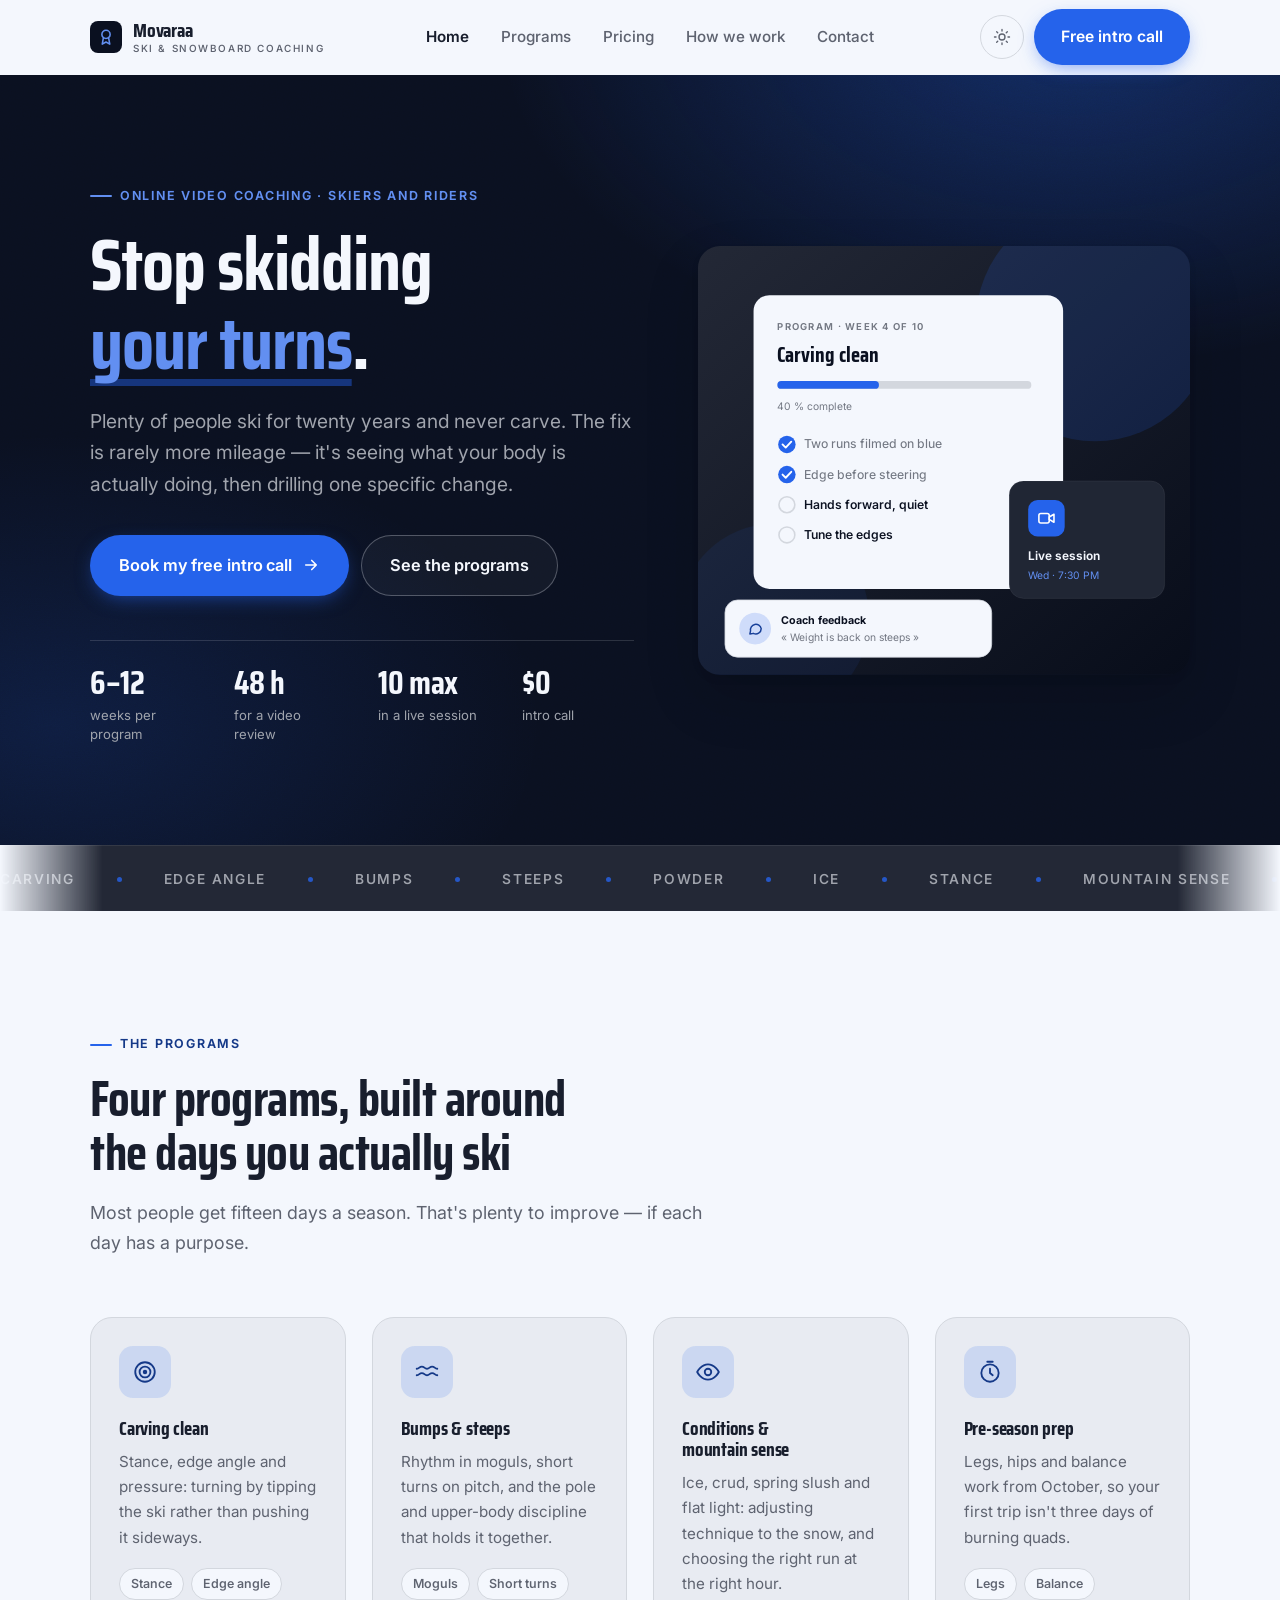
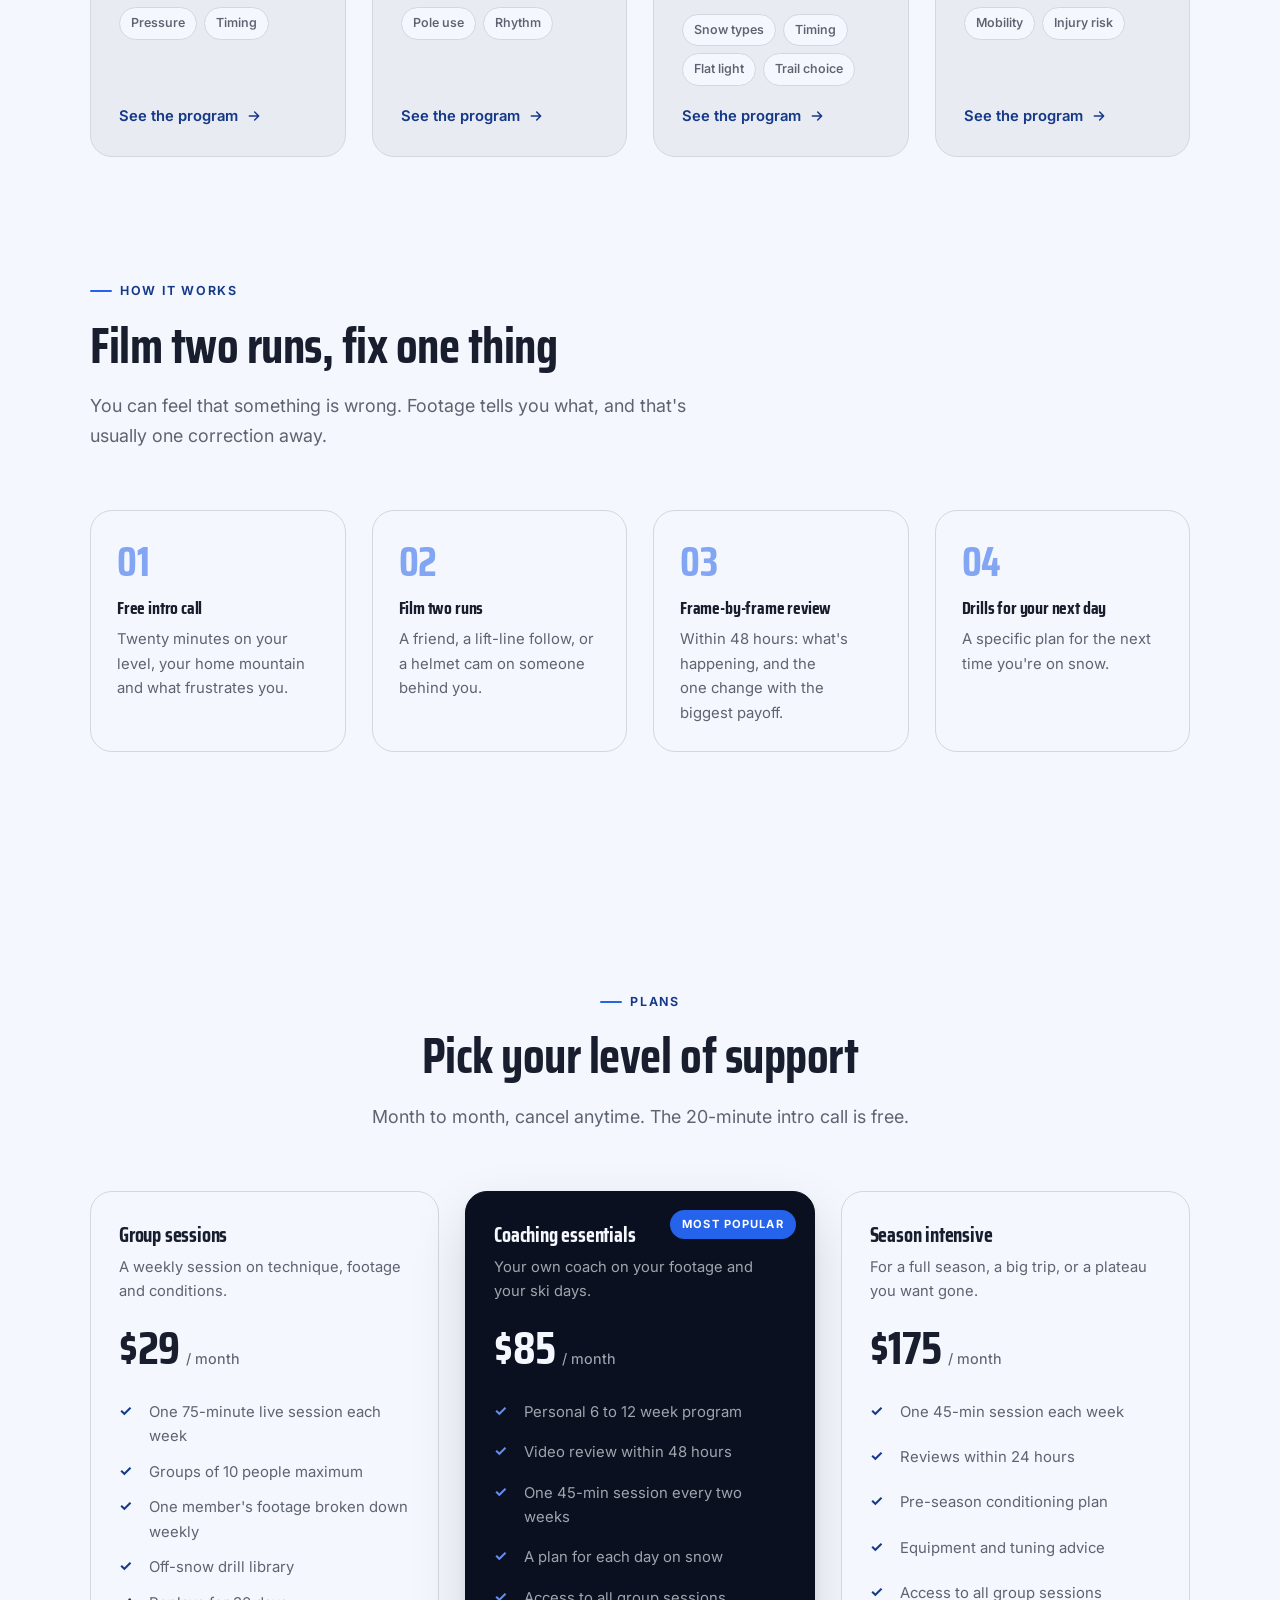
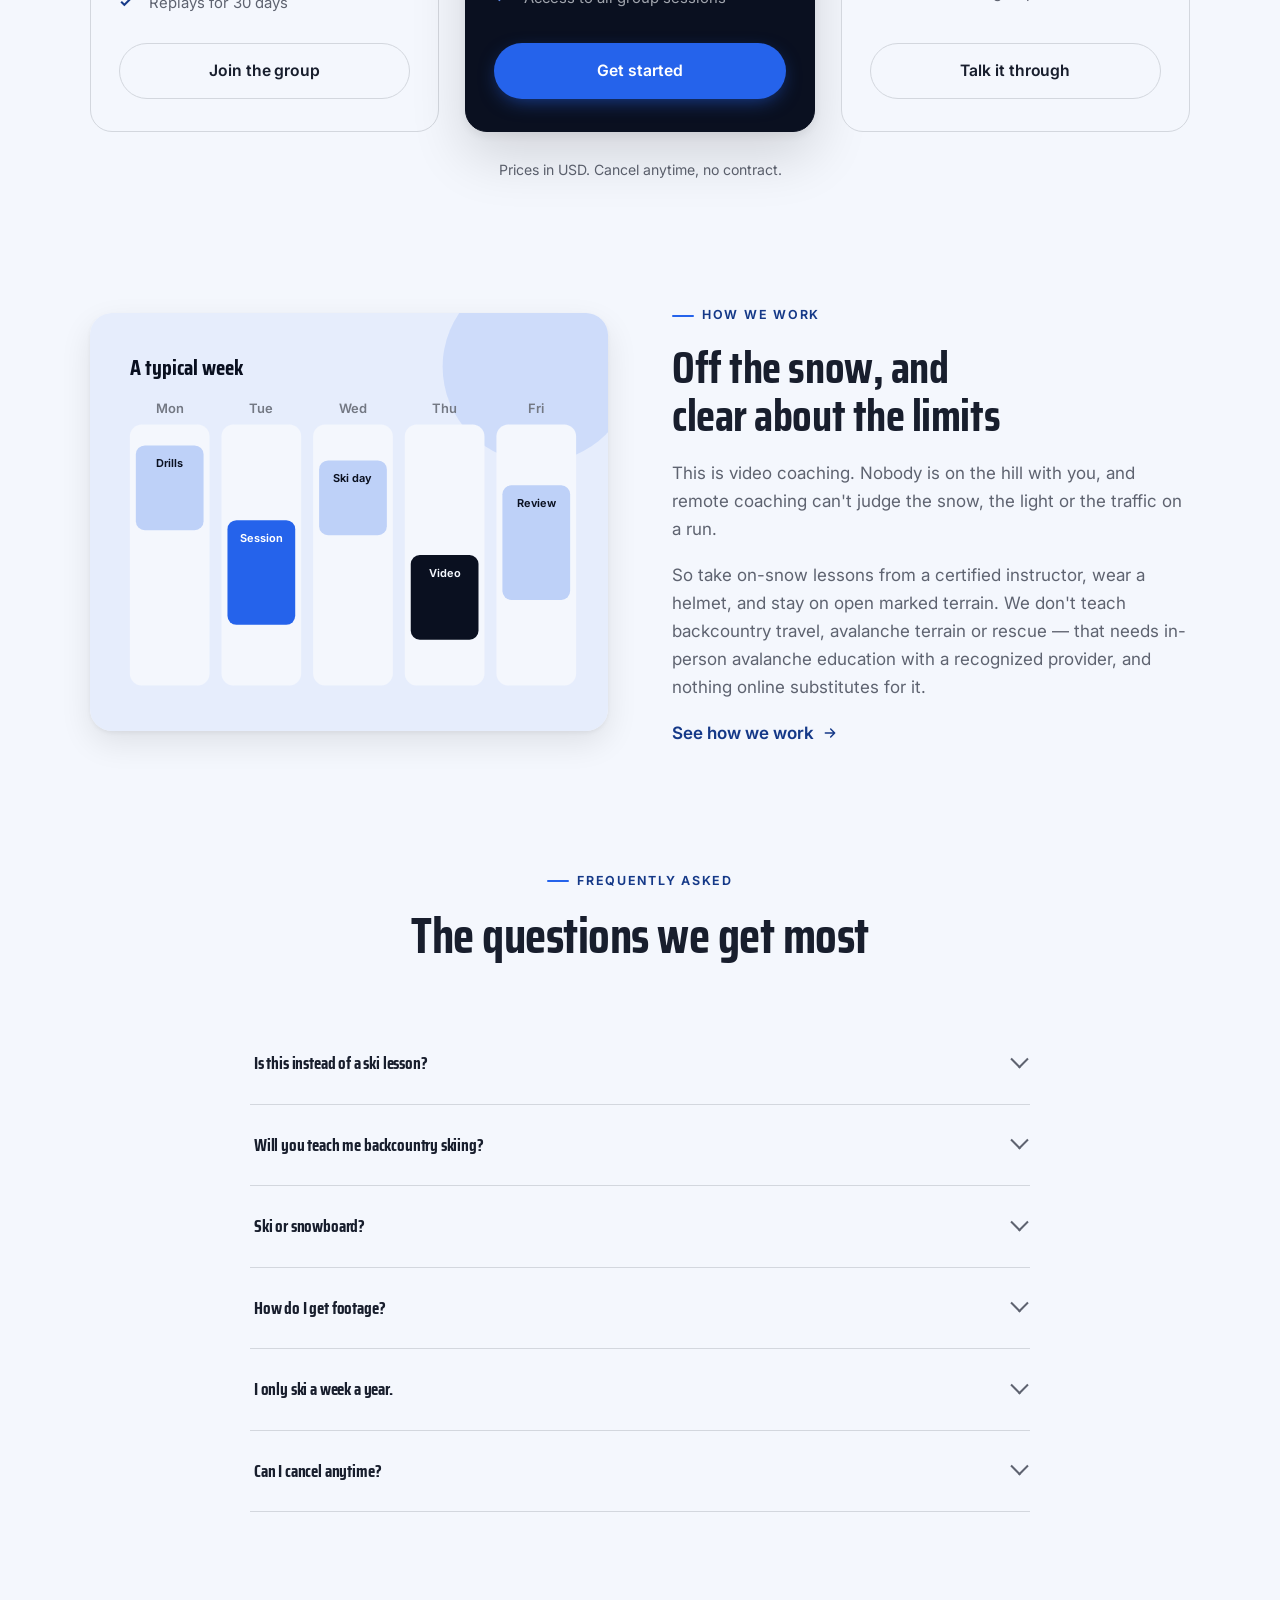
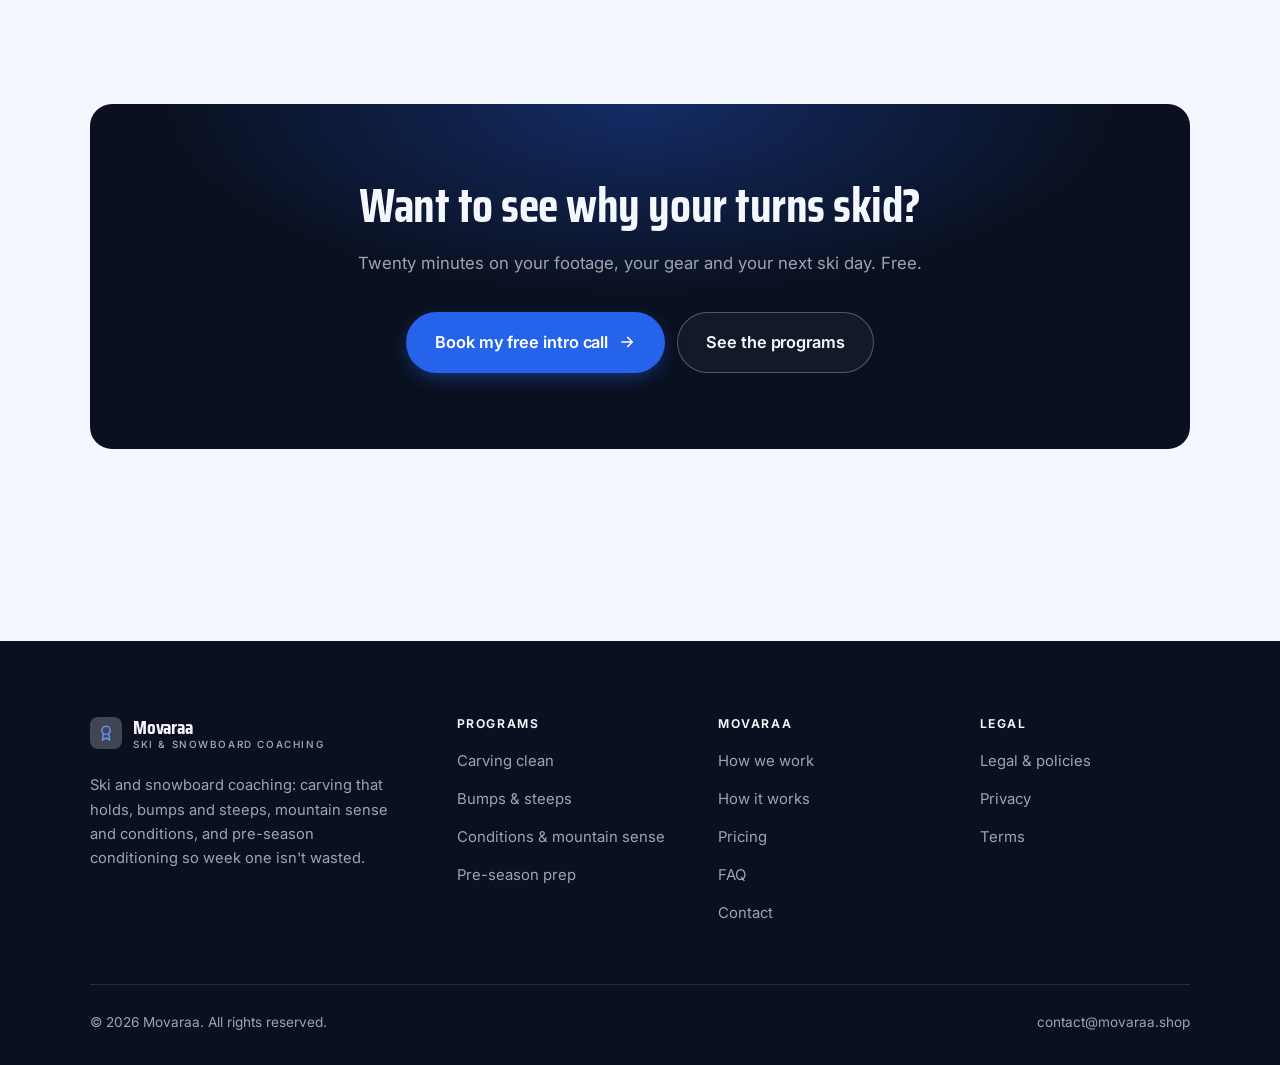
<file: index.html>
<!DOCTYPE html>
<html lang="en" class="no-js">
<head>
<meta charset="utf-8">
<meta name="viewport" content="width=device-width, initial-scale=1">
<title>Movaraa — Ski &amp; snowboard coaching: stop skidding your turns</title>
<meta name="description" content="Online ski and snowboard coaching: carving, bumps and steeps, conditions and mountain sense, plus pre-season conditioning. Video review of your own runs.">
<link rel="canonical" href="https://movaraa.shop/">

<meta property="og:type" content="website">
<meta property="og:url" content="https://movaraa.shop/">
<meta property="og:site_name" content="Movaraa">
<meta property="og:locale" content="en_US">
<meta property="og:title" content="Movaraa — Ski &amp; snowboard coaching: stop skidding your turns">
<meta property="og:description" content="Online ski and snowboard coaching: carving, bumps and steeps, conditions and mountain sense, plus pre-season conditioning. Video review of your own runs.">
<meta name="theme-color" content="#0a1020">

<link rel="icon" href="assets/img/favicon.svg" type="image/svg+xml">
<link rel="preconnect" href="https://fonts.googleapis.com">
<link rel="preconnect" href="https://fonts.gstatic.com" crossorigin>
<link rel="stylesheet" href="https://fonts.googleapis.com/css2?family=Saira+Condensed:wght@400;500;600;700&family=Inter:wght@400..700&display=swap">
<link rel="stylesheet" href="assets/css/style.css">

<!-- Thème appliqué avant le premier rendu (évite le flash) -->
<script>
document.documentElement.classList.remove('no-js');
(function(){try{var t=localStorage.getItem('site-theme');if(t){document.documentElement.setAttribute('data-theme',t);}}catch(e){}})();
</script>
<script type="application/ld+json">
{
  "@context": "https://schema.org",
  "@type": "Organization",
  "name": "Movaraa",
  "url": "https://movaraa.shop/",
  "email": "contact@movaraa.shop",
  "description": "Online ski and snowboard coaching: carving, bumps and steeps, conditions and mountain sense, plus pre-season conditioning. Video review of your own runs.",
  "areaServed": "US",
  "knowsLanguage": "en"
}
</script>
</head>

<body>
<a class="skip-link" href="#main">Skip to main content</a>

<header class="site-header">
  <nav class="wrap nav" aria-label="Main navigation">
    <a class="brand" href="index.html">
      <svg class="brand__mark" viewBox="0 0 64 64" aria-hidden="true">
        <rect class="bm-bg" width="64" height="64" rx="16"/>
        <g class="bm-ic" transform="translate(14 14) scale(1.5)" fill="none" stroke-width="2.1" stroke-linecap="round" stroke-linejoin="round"><circle cx="12" cy="8.5" r="5.5"/><path d="M8.5 13.2 7 21.5l5-2.8 5 2.8-1.5-8.3"/></g>
      </svg>
      <span>Movaraa<span class="brand__sub">Ski &amp; snowboard coaching</span></span>
    </a>

    <ul class="nav__links" id="nav-links">
      <li><a href="index.html" aria-current="page">Home</a></li>
      <li><a href="programs.html">Programs</a></li>
      <li><a href="index.html#pricing">Pricing</a></li>
      <li><a href="about.html">How we work</a></li>
      <li><a href="contact.html">Contact</a></li>
      <li><a class="btn btn--primary" href="contact.html">Free intro call</a></li>
    </ul>

    <div class="nav__cta">
      <button class="theme-toggle" type="button" aria-label="Switch to dark theme">
        <svg class="icon-sun" viewBox="0 0 24 24" fill="none" stroke="currentColor" stroke-width="1.8" stroke-linecap="round" aria-hidden="true"><circle cx="12" cy="12" r="4"/><path d="M12 2v2m0 16v2M2 12h2m16 0h2M4.9 4.9l1.4 1.4m11.4 11.4 1.4 1.4M19.1 4.9l-1.4 1.4M6.3 17.7l-1.4 1.4"/></svg>
        <svg class="icon-moon" viewBox="0 0 24 24" fill="none" stroke="currentColor" stroke-width="1.8" stroke-linecap="round" stroke-linejoin="round" aria-hidden="true"><path d="M21 12.8A9 9 0 1 1 11.2 3a7 7 0 0 0 9.8 9.8z"/></svg>
      </button>
      <a class="btn btn--primary" href="contact.html">Free intro call</a>
      <button class="nav__toggle" type="button" aria-expanded="false" aria-controls="nav-links" aria-label="Open menu">
        <svg class="icon-open" viewBox="0 0 24 24" fill="none" stroke="currentColor" stroke-width="2" stroke-linecap="round" aria-hidden="true"><path d="M3 6h18M3 12h18M3 18h18"/></svg>
        <svg class="icon-close" viewBox="0 0 24 24" fill="none" stroke="currentColor" stroke-width="2" stroke-linecap="round" aria-hidden="true"><path d="M6 6l12 12M18 6L6 18"/></svg>
      </button>
    </div>
  </nav>
</header>

<main id="main">

<section class="hero">
  <div class="wrap hero__inner">
    <div>
      <span class="eyebrow hero__eyebrow">Online video coaching · Skiers and riders</span>
      <h1>Stop skidding<br> <em>your turns</em>.</h1>
      <p class="hero__lede">Plenty of people ski for twenty years and never carve. The fix is rarely more mileage — it's seeing what your body is actually doing, then drilling one specific change.</p>

      <div class="hero__actions">
        <a class="btn btn--primary btn--lg" href="contact.html">Book my free intro call <svg viewBox="0 0 24 24" fill="none" stroke="currentColor" stroke-width="2.2" stroke-linecap="round" stroke-linejoin="round" aria-hidden="true"><path d="M5 12h14M13 6l6 6-6 6"/></svg></a>
        <a class="btn btn--on-dark btn--lg" href="programs.html">See the programs</a>
      </div>

      <ul class="hero__proof">
        <li><span class="stat__num">6–12</span><span class="stat__label">weeks per program</span></li>
        <li><span class="stat__num">48 h</span><span class="stat__label">for a video review</span></li>
        <li><span class="stat__num">10 max</span><span class="stat__label">in a live session</span></li>
        <li><span class="stat__num">$0</span><span class="stat__label">intro call</span></li>
      </ul>
    </div>

    <div class="hero__art">
      <svg viewBox="0 0 620 540" role="img" aria-label="A ski program in week 4 of 10, showing this week's work, the next live session and coach feedback.">
        <defs>
          <linearGradient id="hbg" x1="0" y1="0" x2="1" y2="1">
            <stop offset="0" stop-color="#232836"/><stop offset="1" stop-color="#080d1a"/>
          </linearGradient>
        </defs>
        <rect width="620" height="540" rx="22" fill="url(#hbg)"/>
        <circle cx="500" cy="96" r="150" fill="#2563eb" opacity=".16"/>
        <circle cx="96" cy="470" r="120" fill="#2563eb" opacity=".08"/>

        <g style="font-family: var(--font-body)">
          <!-- Carte programme -->
          <rect x="70" y="62" width="390" height="370" rx="20" fill="#f4f7fd"/>
          <text x="100" y="106" font-size="12" font-weight="650" letter-spacing="1.6" fill="#737883">PROGRAM · WEEK 4 OF 10</text>
          <text x="100" y="146" font-size="27" font-weight="700" fill="#0a1020" style="font-family: var(--font-display)">Carving clean</text>
          <rect x="100" y="170" width="320" height="10" rx="5" fill="#d3d7de"/>
          <rect x="100" y="170" width="128" height="10" rx="5" fill="#2563eb"/>
          <text x="100" y="206" font-size="13" fill="#737883">40 % complete</text>
          <circle cx="112" cy="250" r="11" fill="#2563eb"/><path d="M106.5 250l4 4 7-7.5" fill="none" stroke="#ffffff" stroke-width="2.4" stroke-linecap="round" stroke-linejoin="round"/><text x="134" y="255" font-size="15.5" fill="#737883" font-weight="450">Two runs filmed on blue</text>
          <circle cx="112" cy="288" r="11" fill="#2563eb"/><path d="M106.5 288l4 4 7-7.5" fill="none" stroke="#ffffff" stroke-width="2.4" stroke-linecap="round" stroke-linejoin="round"/><text x="134" y="293" font-size="15.5" fill="#737883" font-weight="450">Edge before steering</text>
          <circle cx="112" cy="326" r="10" fill="none" stroke="#d3d7de" stroke-width="2"/><text x="134" y="331" font-size="15.5" fill="#0a1020" font-weight="560">Hands forward, quiet</text>
          <circle cx="112" cy="364" r="10" fill="none" stroke="#d3d7de" stroke-width="2"/><text x="134" y="369" font-size="15.5" fill="#0a1020" font-weight="560">Tune the edges</text>

          <!-- Carte séance -->
          <rect x="392" y="296" width="196" height="148" rx="18" fill="#202634" stroke="#ffffff" stroke-opacity=".08"/>
          <rect x="416" y="320" width="46" height="46" rx="12" fill="#2563eb"/>
          <g transform="translate(427 331)" fill="none" stroke="#ffffff" color="#ffffff" stroke-width="2" stroke-linecap="round" stroke-linejoin="round"><rect x="2.5" y="6" width="13" height="12" rx="2.5"/><path d="M15.5 10.5 21.5 7v10l-6-3.5z"/></g>
          <text x="416" y="396" font-size="15" font-weight="650" fill="#f4f7fd">Live session</text>
          <text x="416" y="420" font-size="13" fill="#628ff1">Wed · 7:30 PM</text>

          <!-- Retour du coach -->
          <rect x="34" y="446" width="336" height="72" rx="16" fill="#f4f7fd" stroke="#d3d7de"/>
          <circle cx="72" cy="482" r="20" fill="#cfdcfa"/>
          <g transform="translate(62 472) scale(.84)" fill="none" stroke="#184099" stroke-width="2.2" stroke-linecap="round" stroke-linejoin="round"><path d="M21 12a8 8 0 0 1-11.6 7.1L4 20l1-4.6A8 8 0 1 1 21 12z"/></g>
          <text x="104" y="476" font-size="13.5" font-weight="700" fill="#0a1020">Coach feedback</text>
          <text x="104" y="498" font-size="13" fill="#737883">« Weight is back on steeps »</text>
        </g>
      </svg>
    </div>
  </div>
</section>

<div class="marquee" aria-hidden="true">
  <div class="marquee__track"><span>Carving</span><span>Edge angle</span><span>Bumps</span><span>Steeps</span><span>Powder</span><span>Ice</span><span>Stance</span><span>Mountain sense</span><span>Tuning</span><span>Pre-season</span><span>Carving</span><span>Edge angle</span><span>Bumps</span><span>Steeps</span><span>Powder</span><span>Ice</span><span>Stance</span><span>Mountain sense</span><span>Tuning</span><span>Pre-season</span></div>
</div>

<section class="section wrap" id="programs">
  <div class="section-head reveal">
    <span class="eyebrow">The programs</span>
    <h2>Four programs, built around the days you actually ski</h2>
    <p>Most people get fifteen days a season. That's plenty to improve — if each day has a purpose.</p>
  </div>
  <div class="grid grid--4 reveal-group">
    <a class="card" href="programs.html#carving">
      <div class="card__icon"><svg viewBox="0 0 24 24" fill="none" stroke="currentColor" stroke-width="1.7" stroke-linecap="round" stroke-linejoin="round" aria-hidden="true"><circle cx="12" cy="12" r="9"/><circle cx="12" cy="12" r="5"/><circle cx="12" cy="12" r="1.2" fill="currentColor"/></svg></div>
      <h3>Carving clean</h3>
      <p>Stance, edge angle and pressure: turning by tipping the ski rather than pushing it sideways.</p>
      <ul class="tags"><li>Stance</li><li>Edge angle</li><li>Pressure</li><li>Timing</li></ul>
      <span class="arrow-link">See the program <svg viewBox="0 0 24 24" fill="none" stroke="currentColor" stroke-width="2.2" stroke-linecap="round" stroke-linejoin="round" aria-hidden="true"><path d="M5 12h14M13 6l6 6-6 6"/></svg></span>
    </a>
    <a class="card" href="programs.html#terrain">
      <div class="card__icon"><svg viewBox="0 0 24 24" fill="none" stroke="currentColor" stroke-width="1.7" stroke-linecap="round" stroke-linejoin="round" aria-hidden="true"><path d="M2.5 9c2.4 0 2.4-2 4.75-2s2.4 2 4.75 2 2.4-2 4.75-2 2.4 2 4.75 2M2.5 15c2.4 0 2.4-2 4.75-2s2.4 2 4.75 2 2.4-2 4.75-2 2.4 2 4.75 2"/></svg></div>
      <h3>Bumps &amp; steeps</h3>
      <p>Rhythm in moguls, short turns on pitch, and the pole and upper-body discipline that holds it together.</p>
      <ul class="tags"><li>Moguls</li><li>Short turns</li><li>Pole use</li><li>Rhythm</li></ul>
      <span class="arrow-link">See the program <svg viewBox="0 0 24 24" fill="none" stroke="currentColor" stroke-width="2.2" stroke-linecap="round" stroke-linejoin="round" aria-hidden="true"><path d="M5 12h14M13 6l6 6-6 6"/></svg></span>
    </a>
    <a class="card" href="programs.html#mountain">
      <div class="card__icon"><svg viewBox="0 0 24 24" fill="none" stroke="currentColor" stroke-width="1.7" stroke-linecap="round" stroke-linejoin="round" aria-hidden="true"><path d="M2 12s3.6-7 10-7 10 7 10 7-3.6 7-10 7S2 12 2 12z"/><circle cx="12" cy="12" r="3"/></svg></div>
      <h3>Conditions &amp; mountain sense</h3>
      <p>Ice, crud, spring slush and flat light: adjusting technique to the snow, and choosing the right run at the right hour.</p>
      <ul class="tags"><li>Snow types</li><li>Timing</li><li>Flat light</li><li>Trail choice</li></ul>
      <span class="arrow-link">See the program <svg viewBox="0 0 24 24" fill="none" stroke="currentColor" stroke-width="2.2" stroke-linecap="round" stroke-linejoin="round" aria-hidden="true"><path d="M5 12h14M13 6l6 6-6 6"/></svg></span>
    </a>
    <a class="card" href="programs.html#preseason">
      <div class="card__icon"><svg viewBox="0 0 24 24" fill="none" stroke="currentColor" stroke-width="1.7" stroke-linecap="round" stroke-linejoin="round" aria-hidden="true"><circle cx="12" cy="13" r="8"/><path d="M12 9v4l2.5 2M9.5 2.5h5"/></svg></div>
      <h3>Pre-season prep</h3>
      <p>Legs, hips and balance work from October, so your first trip isn't three days of burning quads.</p>
      <ul class="tags"><li>Legs</li><li>Balance</li><li>Mobility</li><li>Injury risk</li></ul>
      <span class="arrow-link">See the program <svg viewBox="0 0 24 24" fill="none" stroke="currentColor" stroke-width="2.2" stroke-linecap="round" stroke-linejoin="round" aria-hidden="true"><path d="M5 12h14M13 6l6 6-6 6"/></svg></span>
    </a>
  </div>
</section>

<section class="section section--flush wrap" id="how-it-works">
  <div class="section-head reveal">
    <span class="eyebrow">How it works</span>
    <h2>Film two runs, fix one thing</h2>
    <p>You can feel that something is wrong. Footage tells you what, and that's usually one correction away.</p>
  </div>
  <div class="grid grid--4 steps reveal-group">
    <article class="step">
      <h3>Free intro call</h3>
      <p>Twenty minutes on your level, your home mountain and what frustrates you.</p>
    </article>
    <article class="step">
      <h3>Film two runs</h3>
      <p>A friend, a lift-line follow, or a helmet cam on someone behind you.</p>
    </article>
    <article class="step">
      <h3>Frame-by-frame review</h3>
      <p>Within 48 hours: what's happening, and the one change with the biggest payoff.</p>
    </article>
    <article class="step">
      <h3>Drills for your next day</h3>
      <p>A specific plan for the next time you're on snow.</p>
    </article>
  </div>
</section>

<section class="section wrap" id="pricing">
  <div class="section-head section-head--center reveal">
    <span class="eyebrow">Plans</span>
    <h2>Pick your level of support</h2>
    <p>Month to month, cancel anytime. The 20-minute intro call is free.</p>
  </div>
  <div class="grid grid--3 plans reveal-group">
    <article class="plan">
      
      <h3>Group sessions</h3>
      <p class="plan__desc">A weekly session on technique, footage and conditions.</p>
      <p class="plan__price">$29<span class="plan__period">/ month</span></p>
      <ul class="plan__features">
        <li>One 75-minute live session each week</li>
        <li>Groups of 10 people maximum</li>
        <li>One member's footage broken down weekly</li>
        <li>Off-snow drill library</li>
        <li>Replays for 30 days</li>
      </ul>
      <a class="btn btn--ghost btn--block" href="contact.html">Join the group</a>
    </article>
    <article class="plan plan--featured">
      <span class="plan__tag">Most popular</span>
      <h3>Coaching essentials</h3>
      <p class="plan__desc">Your own coach on your footage and your ski days.</p>
      <p class="plan__price">$85<span class="plan__period">/ month</span></p>
      <ul class="plan__features">
        <li>Personal 6 to 12 week program</li>
        <li>Video review within 48 hours</li>
        <li>One 45-min session every two weeks</li>
        <li>A plan for each day on snow</li>
        <li>Access to all group sessions</li>
      </ul>
      <a class="btn btn--primary btn--block" href="contact.html">Get started</a>
    </article>
    <article class="plan">
      
      <h3>Season intensive</h3>
      <p class="plan__desc">For a full season, a big trip, or a plateau you want gone.</p>
      <p class="plan__price">$175<span class="plan__period">/ month</span></p>
      <ul class="plan__features">
        <li>One 45-min session each week</li>
        <li>Reviews within 24 hours</li>
        <li>Pre-season conditioning plan</li>
        <li>Equipment and tuning advice</li>
        <li>Access to all group sessions</li>
      </ul>
      <a class="btn btn--ghost btn--block" href="contact.html">Talk it through</a>
    </article>
  </div>
  <p class="plans-note">Prices in USD. Cancel anytime, no contract.</p>
</section>

<section class="section section--flush wrap">
  <div class="split reveal">
    <div class="split__art">
      <svg viewBox="0 0 520 420" role="img" aria-label="Example of a typical week: Drills, Session, Ski day, Video, Review.">
        <rect width="520" height="420" rx="20" fill="#e6edfc"/>
        <circle cx="450" cy="54" r="96" fill="#2563eb" opacity=".12"/>
        <g style="font-family: var(--font-body)">
        <text x="40" y="62" font-size="22" font-weight="700" fill="#0a1020" style="font-family: var(--font-display)">A typical week</text>
        <text x="80" y="100" text-anchor="middle" font-size="13" font-weight="600" fill="#737883">Mon</text>
        <rect x="40" y="112" width="80" height="262" rx="12" fill="#f4f7fd"/>
        <rect x="46" y="133" width="68" height="85" rx="9" fill="#bed1f8"/>
        <text x="80" y="155" text-anchor="middle" font-size="11" font-weight="650" fill="#0a1020">Drills</text>
        <text x="172" y="100" text-anchor="middle" font-size="13" font-weight="600" fill="#737883">Tue</text>
        <rect x="132" y="112" width="80" height="262" rx="12" fill="#f4f7fd"/>
        <rect x="138" y="208" width="68" height="105" rx="9" fill="#2563eb"/>
        <text x="172" y="230" text-anchor="middle" font-size="11" font-weight="650" fill="#ffffff">Session</text>
        <text x="264" y="100" text-anchor="middle" font-size="13" font-weight="600" fill="#737883">Wed</text>
        <rect x="224" y="112" width="80" height="262" rx="12" fill="#f4f7fd"/>
        <rect x="230" y="148" width="68" height="75" rx="9" fill="#bed1f8"/>
        <text x="264" y="170" text-anchor="middle" font-size="11" font-weight="650" fill="#0a1020">Ski day</text>
        <text x="356" y="100" text-anchor="middle" font-size="13" font-weight="600" fill="#737883">Thu</text>
        <rect x="316" y="112" width="80" height="262" rx="12" fill="#f4f7fd"/>
        <rect x="322" y="243" width="68" height="85" rx="9" fill="#0a1020"/>
        <text x="356" y="265" text-anchor="middle" font-size="11" font-weight="650" fill="#f4f7fd">Video</text>
        <text x="448" y="100" text-anchor="middle" font-size="13" font-weight="600" fill="#737883">Fri</text>
        <rect x="408" y="112" width="80" height="262" rx="12" fill="#f4f7fd"/>
        <rect x="414" y="173" width="68" height="115" rx="9" fill="#bed1f8"/>
        <text x="448" y="195" text-anchor="middle" font-size="11" font-weight="650" fill="#0a1020">Review</text>
        </g>
      </svg>
    </div>
    <div>
      <span class="eyebrow">How we work</span>
      <h2>Off the snow, and clear about the limits</h2>
      <p>This is video coaching. Nobody is on the hill with you, and remote coaching can't judge the snow, the light or the traffic on a run.</p>
      <p>So take on-snow lessons from a certified instructor, wear a helmet, and stay on open marked terrain. We don't teach backcountry travel, avalanche terrain or rescue — that needs in-person avalanche education with a recognized provider, and nothing online substitutes for it.</p>
      <p><a class="arrow-link" href="about.html">See how we work <svg viewBox="0 0 24 24" fill="none" stroke="currentColor" stroke-width="2.2" stroke-linecap="round" stroke-linejoin="round" aria-hidden="true"><path d="M5 12h14M13 6l6 6-6 6"/></svg></a></p>
    </div>
  </div>
</section>

<section class="section section--flush wrap" id="faq">
  <div class="section-head section-head--center reveal">
    <span class="eyebrow">Frequently asked</span>
    <h2>The questions we get most</h2>
  </div>
  <div class="faq reveal">
    <details>
      <summary>Is this instead of a ski lesson?</summary>
      <p>No. On-snow lessons with a certified instructor do things video can't. This is coaching between ski days — footage analysis, drills, conditioning and a plan — which lessons rarely include.</p>
    </details>
    <details>
      <summary>Will you teach me backcountry skiing?</summary>
      <p>No. Avalanche terrain requires in-person certified avalanche education, a partner, and rescue gear you've practiced with. We'll point you to providers instead.</p>
    </details>
    <details>
      <summary>Ski or snowboard?</summary>
      <p>Both. The coaching principles overlap more than people think, and sessions are split by discipline where technique differs.</p>
    </details>
    <details>
      <summary>How do I get footage?</summary>
      <p>A friend filming from behind, a follow-cam, or a phone on a pole. Film wide, in decent light, and include the whole turn rather than close-ups.</p>
    </details>
    <details>
      <summary>I only ski a week a year.</summary>
      <p>Then planning matters more, not less. Pre-season conditioning plus a clear focus for each day is how a single week produces real change.</p>
    </details>
    <details>
      <summary>Can I cancel anytime?</summary>
      <p>Yes. No contract, no minimum term. Access stays open until the end of the month you already paid for.</p>
    </details>
  </div>
</section>

<section class="wrap section--tight">
  <div class="cta-band reveal">
    <h2>Want to see why your turns skid?</h2>
    <p>Twenty minutes on your footage, your gear and your next ski day. Free.</p>
    <div class="hero__actions">
      <a class="btn btn--primary btn--lg" href="contact.html">Book my free intro call <svg viewBox="0 0 24 24" fill="none" stroke="currentColor" stroke-width="2.2" stroke-linecap="round" stroke-linejoin="round" aria-hidden="true"><path d="M5 12h14M13 6l6 6-6 6"/></svg></a>
      <a class="btn btn--on-dark btn--lg" href="programs.html">See the programs</a>
    </div>
  </div>
</section>

</main>

<footer class="site-footer">
  <div class="wrap">
    <div class="footer__grid">
      <div class="footer__brand">
        <a class="brand" href="index.html">
          <svg class="brand__mark" viewBox="0 0 64 64" aria-hidden="true">
        <rect class="bm-bg" width="64" height="64" rx="16"/>
        <g class="bm-ic" transform="translate(14 14) scale(1.5)" fill="none" stroke-width="2.1" stroke-linecap="round" stroke-linejoin="round"><circle cx="12" cy="8.5" r="5.5"/><path d="M8.5 13.2 7 21.5l5-2.8 5 2.8-1.5-8.3"/></g>
      </svg>
          <span>Movaraa<span class="brand__sub">Ski &amp; snowboard coaching</span></span>
        </a>
        <p>Ski and snowboard coaching: carving that holds, bumps and steeps, mountain sense and conditions, and pre-season conditioning so week one isn't wasted.</p>
      </div>

      <div class="footer__col">
        <h4>Programs</h4>
        <ul>
          <li><a href="programs.html#carving">Carving clean</a></li>
          <li><a href="programs.html#terrain">Bumps &amp; steeps</a></li>
          <li><a href="programs.html#mountain">Conditions &amp; mountain sense</a></li>
          <li><a href="programs.html#preseason">Pre-season prep</a></li>
        </ul>
      </div>

      <div class="footer__col">
        <h4>Movaraa</h4>
        <ul>
          <li><a href="about.html">How we work</a></li>
          <li><a href="index.html#how-it-works">How it works</a></li>
          <li><a href="index.html#pricing">Pricing</a></li>
          <li><a href="index.html#faq">FAQ</a></li>
          <li><a href="contact.html">Contact</a></li>
        </ul>
      </div>

      <div class="footer__col">
        <h4>Legal</h4>
        <ul>
          <li><a href="legal.html">Legal &amp; policies</a></li>
          <li><a href="legal.html#privacy">Privacy</a></li>
          <li><a href="legal.html#terms">Terms</a></li>
        </ul>
      </div>
    </div>

    <div class="footer__bottom">
      <p>© <span data-year>2026</span> Movaraa. All rights reserved.</p>
      <p><a href="mailto:contact@movaraa.shop">contact@movaraa.shop</a></p>
    </div>
  </div>
</footer>

<script src="assets/js/main.js" defer></script>
</body>
</html>
</file>
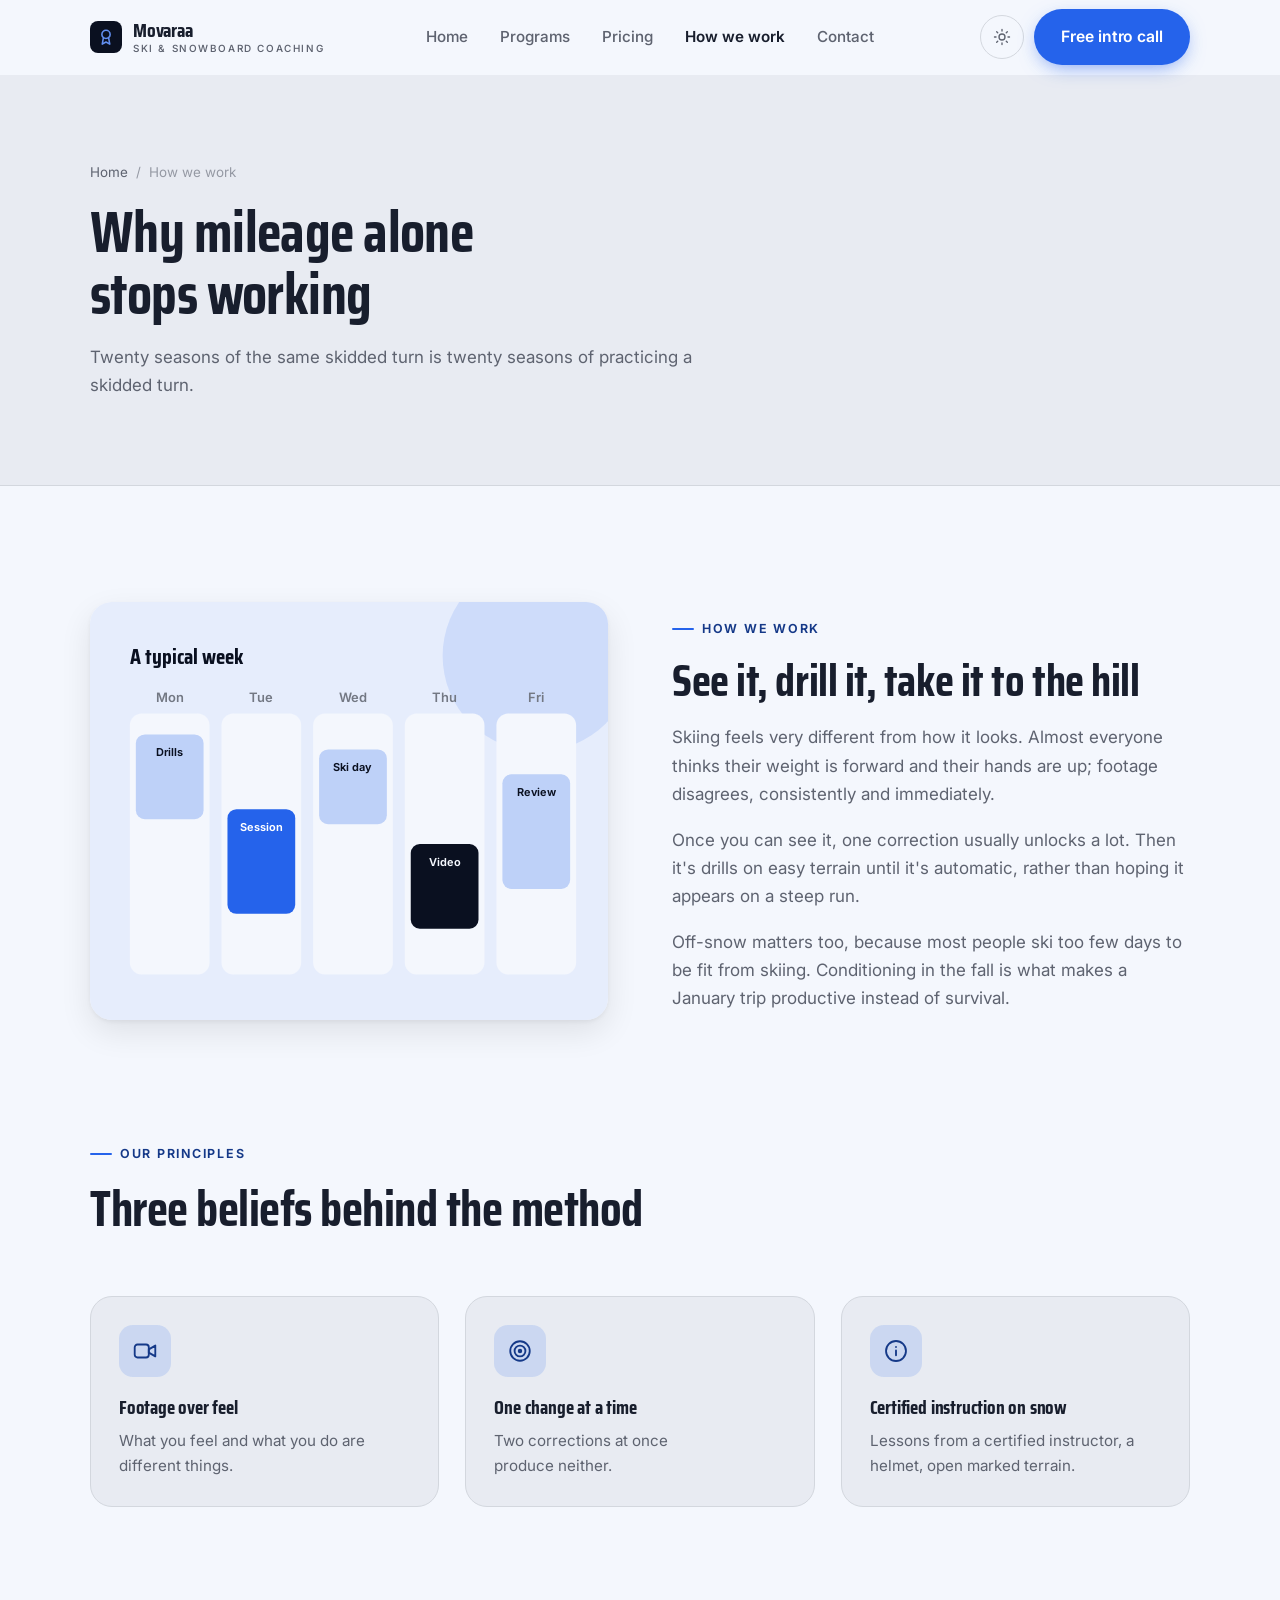
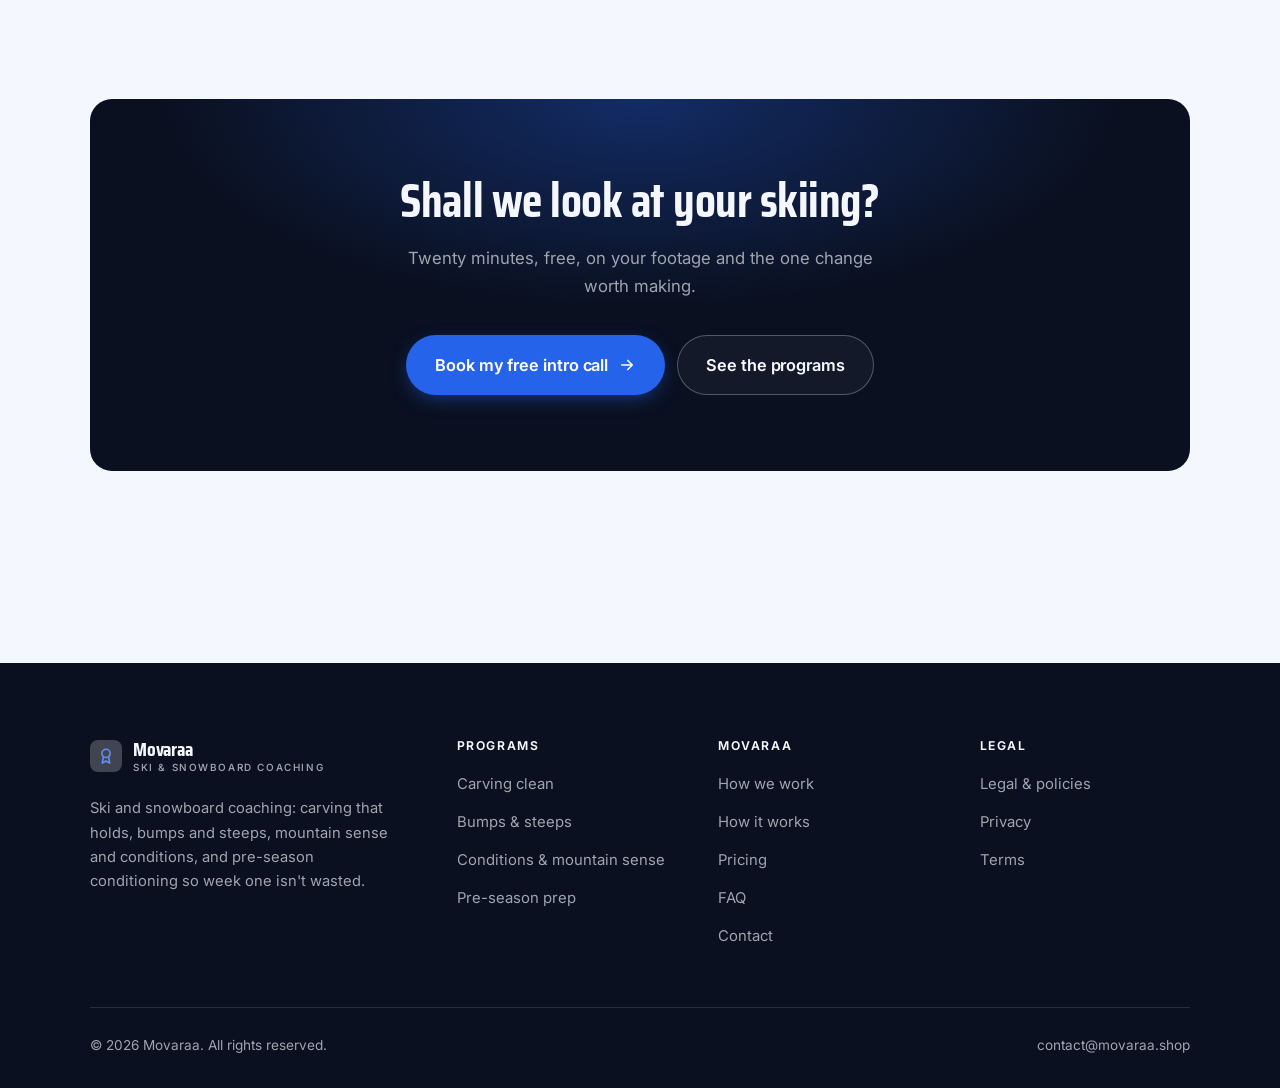
<file: about.html>
<!DOCTYPE html>
<html lang="en" class="no-js">
<head>
<meta charset="utf-8">
<meta name="viewport" content="width=device-width, initial-scale=1">
<title>How we work — Movaraa</title>
<meta name="description" content="Why footage and off-snow work drive ski progress, and where Movaraa's coaching stops.">
<link rel="canonical" href="https://movaraa.shop/about.html">

<meta property="og:type" content="website">
<meta property="og:url" content="https://movaraa.shop/about.html">
<meta property="og:site_name" content="Movaraa">
<meta property="og:locale" content="en_US">
<meta property="og:title" content="How we work — Movaraa">
<meta property="og:description" content="Why footage and off-snow work drive ski progress, and where Movaraa's coaching stops.">
<meta name="theme-color" content="#0a1020">

<link rel="icon" href="assets/img/favicon.svg" type="image/svg+xml">
<link rel="preconnect" href="https://fonts.googleapis.com">
<link rel="preconnect" href="https://fonts.gstatic.com" crossorigin>
<link rel="stylesheet" href="https://fonts.googleapis.com/css2?family=Saira+Condensed:wght@400;500;600;700&family=Inter:wght@400..700&display=swap">
<link rel="stylesheet" href="assets/css/style.css">

<!-- Thème appliqué avant le premier rendu (évite le flash) -->
<script>
document.documentElement.classList.remove('no-js');
(function(){try{var t=localStorage.getItem('site-theme');if(t){document.documentElement.setAttribute('data-theme',t);}}catch(e){}})();
</script>
</head>

<body>
<a class="skip-link" href="#main">Skip to main content</a>

<header class="site-header">
  <nav class="wrap nav" aria-label="Main navigation">
    <a class="brand" href="index.html">
      <svg class="brand__mark" viewBox="0 0 64 64" aria-hidden="true">
        <rect class="bm-bg" width="64" height="64" rx="16"/>
        <g class="bm-ic" transform="translate(14 14) scale(1.5)" fill="none" stroke-width="2.1" stroke-linecap="round" stroke-linejoin="round"><circle cx="12" cy="8.5" r="5.5"/><path d="M8.5 13.2 7 21.5l5-2.8 5 2.8-1.5-8.3"/></g>
      </svg>
      <span>Movaraa<span class="brand__sub">Ski &amp; snowboard coaching</span></span>
    </a>

    <ul class="nav__links" id="nav-links">
      <li><a href="index.html">Home</a></li>
      <li><a href="programs.html">Programs</a></li>
      <li><a href="index.html#pricing">Pricing</a></li>
      <li><a href="about.html" aria-current="page">How we work</a></li>
      <li><a href="contact.html">Contact</a></li>
      <li><a class="btn btn--primary" href="contact.html">Free intro call</a></li>
    </ul>

    <div class="nav__cta">
      <button class="theme-toggle" type="button" aria-label="Switch to dark theme">
        <svg class="icon-sun" viewBox="0 0 24 24" fill="none" stroke="currentColor" stroke-width="1.8" stroke-linecap="round" aria-hidden="true"><circle cx="12" cy="12" r="4"/><path d="M12 2v2m0 16v2M2 12h2m16 0h2M4.9 4.9l1.4 1.4m11.4 11.4 1.4 1.4M19.1 4.9l-1.4 1.4M6.3 17.7l-1.4 1.4"/></svg>
        <svg class="icon-moon" viewBox="0 0 24 24" fill="none" stroke="currentColor" stroke-width="1.8" stroke-linecap="round" stroke-linejoin="round" aria-hidden="true"><path d="M21 12.8A9 9 0 1 1 11.2 3a7 7 0 0 0 9.8 9.8z"/></svg>
      </button>
      <a class="btn btn--primary" href="contact.html">Free intro call</a>
      <button class="nav__toggle" type="button" aria-expanded="false" aria-controls="nav-links" aria-label="Open menu">
        <svg class="icon-open" viewBox="0 0 24 24" fill="none" stroke="currentColor" stroke-width="2" stroke-linecap="round" aria-hidden="true"><path d="M3 6h18M3 12h18M3 18h18"/></svg>
        <svg class="icon-close" viewBox="0 0 24 24" fill="none" stroke="currentColor" stroke-width="2" stroke-linecap="round" aria-hidden="true"><path d="M6 6l12 12M18 6L6 18"/></svg>
      </button>
    </div>
  </nav>
</header>

<main id="main">

<section class="page-head">
  <div class="wrap">
    <nav class="breadcrumb" aria-label="Breadcrumb">
      <a href="index.html">Home</a><span>/</span><span aria-current="page">How we work</span>
    </nav>
    <h1>Why mileage alone stops working</h1>
    <p>Twenty seasons of the same skidded turn is twenty seasons of practicing a skidded turn.</p>
  </div>
</section>

<section class="section wrap">
  <div class="split reveal">
    <div class="split__art">
      <svg viewBox="0 0 520 420" role="img" aria-label="Example of a typical week: Drills, Session, Ski day, Video, Review.">
        <rect width="520" height="420" rx="20" fill="#e6edfc"/>
        <circle cx="450" cy="54" r="96" fill="#2563eb" opacity=".12"/>
        <g style="font-family: var(--font-body)">
        <text x="40" y="62" font-size="22" font-weight="700" fill="#0a1020" style="font-family: var(--font-display)">A typical week</text>
        <text x="80" y="100" text-anchor="middle" font-size="13" font-weight="600" fill="#737883">Mon</text>
        <rect x="40" y="112" width="80" height="262" rx="12" fill="#f4f7fd"/>
        <rect x="46" y="133" width="68" height="85" rx="9" fill="#bed1f8"/>
        <text x="80" y="155" text-anchor="middle" font-size="11" font-weight="650" fill="#0a1020">Drills</text>
        <text x="172" y="100" text-anchor="middle" font-size="13" font-weight="600" fill="#737883">Tue</text>
        <rect x="132" y="112" width="80" height="262" rx="12" fill="#f4f7fd"/>
        <rect x="138" y="208" width="68" height="105" rx="9" fill="#2563eb"/>
        <text x="172" y="230" text-anchor="middle" font-size="11" font-weight="650" fill="#ffffff">Session</text>
        <text x="264" y="100" text-anchor="middle" font-size="13" font-weight="600" fill="#737883">Wed</text>
        <rect x="224" y="112" width="80" height="262" rx="12" fill="#f4f7fd"/>
        <rect x="230" y="148" width="68" height="75" rx="9" fill="#bed1f8"/>
        <text x="264" y="170" text-anchor="middle" font-size="11" font-weight="650" fill="#0a1020">Ski day</text>
        <text x="356" y="100" text-anchor="middle" font-size="13" font-weight="600" fill="#737883">Thu</text>
        <rect x="316" y="112" width="80" height="262" rx="12" fill="#f4f7fd"/>
        <rect x="322" y="243" width="68" height="85" rx="9" fill="#0a1020"/>
        <text x="356" y="265" text-anchor="middle" font-size="11" font-weight="650" fill="#f4f7fd">Video</text>
        <text x="448" y="100" text-anchor="middle" font-size="13" font-weight="600" fill="#737883">Fri</text>
        <rect x="408" y="112" width="80" height="262" rx="12" fill="#f4f7fd"/>
        <rect x="414" y="173" width="68" height="115" rx="9" fill="#bed1f8"/>
        <text x="448" y="195" text-anchor="middle" font-size="11" font-weight="650" fill="#0a1020">Review</text>
        </g>
      </svg>
    </div>
    <div>
      <span class="eyebrow">How we work</span>
      <h2>See it, drill it, take it to the hill</h2>
      <p>Skiing feels very different from how it looks. Almost everyone thinks their weight is forward and their hands are up; footage disagrees, consistently and immediately.</p>
      <p>Once you can see it, one correction usually unlocks a lot. Then it's drills on easy terrain until it's automatic, rather than hoping it appears on a steep run.</p>
      <p>Off-snow matters too, because most people ski too few days to be fit from skiing. Conditioning in the fall is what makes a January trip productive instead of survival.</p>
      <!--
        TO DO: add a short introduction of the coach (name, real background),
        with a photo if possible. Do not invent credentials — see README.md.
      -->
    </div>
  </div>
</section>

<section class="section section--flush wrap">
  <div class="section-head reveal">
    <span class="eyebrow">Our principles</span>
    <h2>Three beliefs behind the method</h2>
  </div>
  <div class="grid grid--3 reveal-group">
    <article class="card">
      <div class="card__icon"><svg viewBox="0 0 24 24" fill="none" stroke="currentColor" stroke-width="1.7" stroke-linecap="round" stroke-linejoin="round" aria-hidden="true"><rect x="2.5" y="6" width="13" height="12" rx="2.5"/><path d="M15.5 10.5 21.5 7v10l-6-3.5z"/></svg></div>
      <h3>Footage over feel</h3>
      <p>What you feel and what you do are different things.</p>
    </article>
    <article class="card">
      <div class="card__icon"><svg viewBox="0 0 24 24" fill="none" stroke="currentColor" stroke-width="1.7" stroke-linecap="round" stroke-linejoin="round" aria-hidden="true"><circle cx="12" cy="12" r="9"/><circle cx="12" cy="12" r="5"/><circle cx="12" cy="12" r="1.2" fill="currentColor"/></svg></div>
      <h3>One change at a time</h3>
      <p>Two corrections at once produce neither.</p>
    </article>
    <article class="card">
      <div class="card__icon"><svg viewBox="0 0 24 24" fill="none" stroke="currentColor" stroke-width="1.7" stroke-linecap="round" stroke-linejoin="round" aria-hidden="true"><circle cx="12" cy="12" r="9.2"/><path d="M12 16v-4.5M12 8.2v.1"/></svg></div>
      <h3>Certified instruction on snow</h3>
      <p>Lessons from a certified instructor, a helmet, open marked terrain.</p>
    </article>
  </div>
</section>

<section class="wrap section--tight">
  <div class="cta-band reveal">
    <h2>Shall we look at your skiing?</h2>
    <p>Twenty minutes, free, on your footage and the one change worth making.</p>
    <div class="hero__actions">
      <a class="btn btn--primary btn--lg" href="contact.html">Book my free intro call <svg viewBox="0 0 24 24" fill="none" stroke="currentColor" stroke-width="2.2" stroke-linecap="round" stroke-linejoin="round" aria-hidden="true"><path d="M5 12h14M13 6l6 6-6 6"/></svg></a>
      <a class="btn btn--on-dark btn--lg" href="programs.html">See the programs</a>
    </div>
  </div>
</section>

</main>

<footer class="site-footer">
  <div class="wrap">
    <div class="footer__grid">
      <div class="footer__brand">
        <a class="brand" href="index.html">
          <svg class="brand__mark" viewBox="0 0 64 64" aria-hidden="true">
        <rect class="bm-bg" width="64" height="64" rx="16"/>
        <g class="bm-ic" transform="translate(14 14) scale(1.5)" fill="none" stroke-width="2.1" stroke-linecap="round" stroke-linejoin="round"><circle cx="12" cy="8.5" r="5.5"/><path d="M8.5 13.2 7 21.5l5-2.8 5 2.8-1.5-8.3"/></g>
      </svg>
          <span>Movaraa<span class="brand__sub">Ski &amp; snowboard coaching</span></span>
        </a>
        <p>Ski and snowboard coaching: carving that holds, bumps and steeps, mountain sense and conditions, and pre-season conditioning so week one isn't wasted.</p>
      </div>

      <div class="footer__col">
        <h4>Programs</h4>
        <ul>
          <li><a href="programs.html#carving">Carving clean</a></li>
          <li><a href="programs.html#terrain">Bumps &amp; steeps</a></li>
          <li><a href="programs.html#mountain">Conditions &amp; mountain sense</a></li>
          <li><a href="programs.html#preseason">Pre-season prep</a></li>
        </ul>
      </div>

      <div class="footer__col">
        <h4>Movaraa</h4>
        <ul>
          <li><a href="about.html">How we work</a></li>
          <li><a href="index.html#how-it-works">How it works</a></li>
          <li><a href="index.html#pricing">Pricing</a></li>
          <li><a href="index.html#faq">FAQ</a></li>
          <li><a href="contact.html">Contact</a></li>
        </ul>
      </div>

      <div class="footer__col">
        <h4>Legal</h4>
        <ul>
          <li><a href="legal.html">Legal &amp; policies</a></li>
          <li><a href="legal.html#privacy">Privacy</a></li>
          <li><a href="legal.html#terms">Terms</a></li>
        </ul>
      </div>
    </div>

    <div class="footer__bottom">
      <p>© <span data-year>2026</span> Movaraa. All rights reserved.</p>
      <p><a href="mailto:contact@movaraa.shop">contact@movaraa.shop</a></p>
    </div>
  </div>
</footer>

<script src="assets/js/main.js" defer></script>
</body>
</html>
</file>
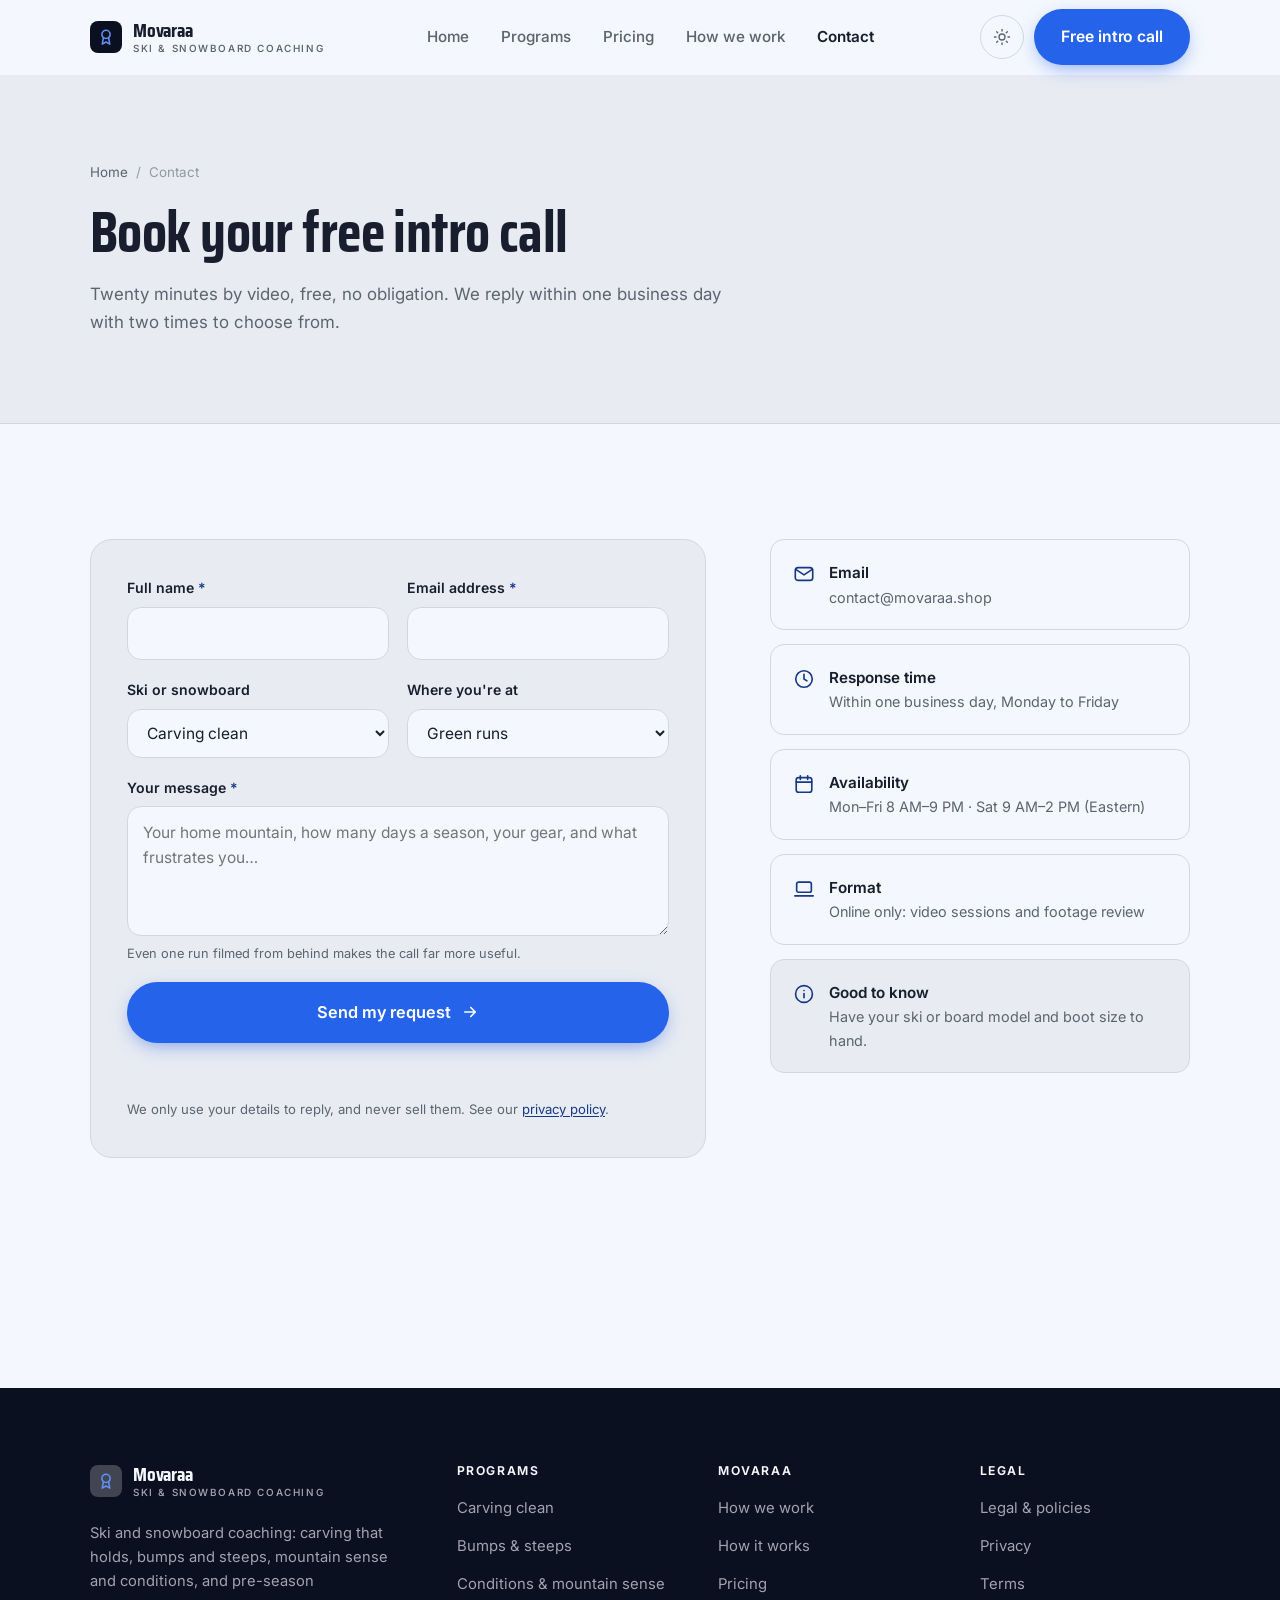
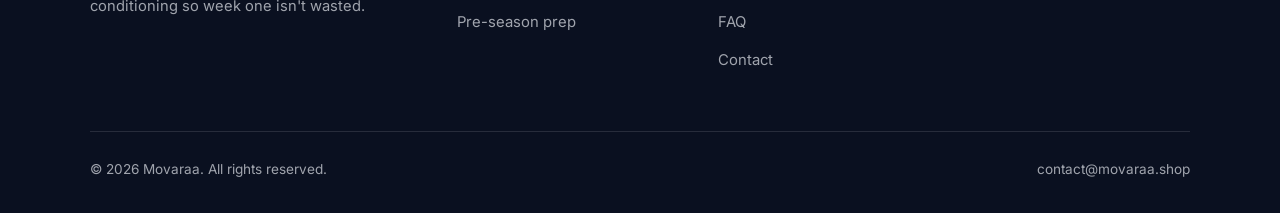
<file: contact.html>
<!DOCTYPE html>
<html lang="en" class="no-js">
<head>
<meta charset="utf-8">
<meta name="viewport" content="width=device-width, initial-scale=1">
<title>Contact — Movaraa</title>
<meta name="description" content="Book your free 20-minute intro call. We reply within one business day.">
<link rel="canonical" href="https://movaraa.shop/contact.html">

<meta property="og:type" content="website">
<meta property="og:url" content="https://movaraa.shop/contact.html">
<meta property="og:site_name" content="Movaraa">
<meta property="og:locale" content="en_US">
<meta property="og:title" content="Contact — Movaraa">
<meta property="og:description" content="Book your free 20-minute intro call. We reply within one business day.">
<meta name="theme-color" content="#0a1020">

<link rel="icon" href="assets/img/favicon.svg" type="image/svg+xml">
<link rel="preconnect" href="https://fonts.googleapis.com">
<link rel="preconnect" href="https://fonts.gstatic.com" crossorigin>
<link rel="stylesheet" href="https://fonts.googleapis.com/css2?family=Saira+Condensed:wght@400;500;600;700&family=Inter:wght@400..700&display=swap">
<link rel="stylesheet" href="assets/css/style.css">

<!-- Thème appliqué avant le premier rendu (évite le flash) -->
<script>
document.documentElement.classList.remove('no-js');
(function(){try{var t=localStorage.getItem('site-theme');if(t){document.documentElement.setAttribute('data-theme',t);}}catch(e){}})();
</script>
</head>

<body>
<a class="skip-link" href="#main">Skip to main content</a>

<header class="site-header">
  <nav class="wrap nav" aria-label="Main navigation">
    <a class="brand" href="index.html">
      <svg class="brand__mark" viewBox="0 0 64 64" aria-hidden="true">
        <rect class="bm-bg" width="64" height="64" rx="16"/>
        <g class="bm-ic" transform="translate(14 14) scale(1.5)" fill="none" stroke-width="2.1" stroke-linecap="round" stroke-linejoin="round"><circle cx="12" cy="8.5" r="5.5"/><path d="M8.5 13.2 7 21.5l5-2.8 5 2.8-1.5-8.3"/></g>
      </svg>
      <span>Movaraa<span class="brand__sub">Ski &amp; snowboard coaching</span></span>
    </a>

    <ul class="nav__links" id="nav-links">
      <li><a href="index.html">Home</a></li>
      <li><a href="programs.html">Programs</a></li>
      <li><a href="index.html#pricing">Pricing</a></li>
      <li><a href="about.html">How we work</a></li>
      <li><a href="contact.html" aria-current="page">Contact</a></li>
      <li><a class="btn btn--primary" href="contact.html">Free intro call</a></li>
    </ul>

    <div class="nav__cta">
      <button class="theme-toggle" type="button" aria-label="Switch to dark theme">
        <svg class="icon-sun" viewBox="0 0 24 24" fill="none" stroke="currentColor" stroke-width="1.8" stroke-linecap="round" aria-hidden="true"><circle cx="12" cy="12" r="4"/><path d="M12 2v2m0 16v2M2 12h2m16 0h2M4.9 4.9l1.4 1.4m11.4 11.4 1.4 1.4M19.1 4.9l-1.4 1.4M6.3 17.7l-1.4 1.4"/></svg>
        <svg class="icon-moon" viewBox="0 0 24 24" fill="none" stroke="currentColor" stroke-width="1.8" stroke-linecap="round" stroke-linejoin="round" aria-hidden="true"><path d="M21 12.8A9 9 0 1 1 11.2 3a7 7 0 0 0 9.8 9.8z"/></svg>
      </button>
      <a class="btn btn--primary" href="contact.html">Free intro call</a>
      <button class="nav__toggle" type="button" aria-expanded="false" aria-controls="nav-links" aria-label="Open menu">
        <svg class="icon-open" viewBox="0 0 24 24" fill="none" stroke="currentColor" stroke-width="2" stroke-linecap="round" aria-hidden="true"><path d="M3 6h18M3 12h18M3 18h18"/></svg>
        <svg class="icon-close" viewBox="0 0 24 24" fill="none" stroke="currentColor" stroke-width="2" stroke-linecap="round" aria-hidden="true"><path d="M6 6l12 12M18 6L6 18"/></svg>
      </button>
    </div>
  </nav>
</header>

<main id="main">

<section class="page-head">
  <div class="wrap">
    <nav class="breadcrumb" aria-label="Breadcrumb">
      <a href="index.html">Home</a><span>/</span><span aria-current="page">Contact</span>
    </nav>
    <h1>Book your free intro call</h1>
    <p>Twenty minutes by video, free, no obligation. We reply within one business day with two times to choose from.</p>
  </div>
</section>

<section class="section wrap">
  <div class="form-layout">

    <!--
      FORM: the action attribute holds a placeholder id. Create a free form at
      https://formspree.io and replace VOTRE_ID_FORMSPREE. Until then, the button
      opens the visitor's email app with a pre-filled message to contact@movaraa.shop.
    -->
    <form class="form" id="contact-form" action="https://formspree.io/f/VOTRE_ID_FORMSPREE" method="POST"
          data-email="contact@movaraa.shop" data-subject="Intro call request"
          data-msg-mail="Your email app will open with the message ready to send." data-msg-sending="Sending…"
          data-msg-ok="Thanks! Your message is on its way. We reply within one business day." data-msg-err="Sending failed. Please email us directly at">
      <div class="form__row">
        <div class="field">
          <label for="nom">Full name <span class="req" aria-hidden="true">*</span></label>
          <input type="text" id="nom" name="nom" autocomplete="name" required>
        </div>
        <div class="field">
          <label for="email">Email address <span class="req" aria-hidden="true">*</span></label>
          <input type="email" id="email" name="email" autocomplete="email" required>
        </div>
      </div>

      <div class="form__row">
        <div class="field">
          <label for="programme">Ski or snowboard</label>
          <select id="programme" name="programme">
            <option>Carving clean</option>
            <option>Bumps &amp; steeps</option>
            <option>Conditions &amp; mountain sense</option>
            <option>Pre-season prep</option>
            <option>Not sure yet</option>
          </select>
        </div>
        <div class="field">
          <label for="niveau">Where you're at</label>
          <select id="niveau" name="niveau">
            <option>Green runs</option>
            <option>Comfortable on blues</option>
            <option>Skiing blacks</option>
            <option>Bumps and steeps</option>
          </select>
        </div>
      </div>

      <div class="field">
        <label for="message">Your message <span class="req" aria-hidden="true">*</span></label>
        <textarea id="message" name="message" required placeholder="Your home mountain, how many days a season, your gear, and what frustrates you…"></textarea>
        <span class="field__hint">Even one run filmed from behind makes the call far more useful.</span>
      </div>

      <!-- Bot trap: hidden from humans -->
      <div class="visually-hidden" aria-hidden="true">
        <label for="site-web">Leave this field empty</label>
        <input type="text" id="site-web" name="_gotcha" tabindex="-1" autocomplete="off">
      </div>

      <button class="btn btn--primary btn--lg" type="submit">Send my request <svg viewBox="0 0 24 24" fill="none" stroke="currentColor" stroke-width="2.2" stroke-linecap="round" stroke-linejoin="round" aria-hidden="true"><path d="M5 12h14M13 6l6 6-6 6"/></svg></button>

      <p id="form-status" class="form__status" role="status" aria-live="polite"></p>

      <p class="form__note">
        We only use your details to reply, and never sell them. See our <a href="legal.html#privacy">privacy policy</a>.
      </p>
    </form>

    <aside class="contact-aside">
      <div class="contact-card">
        <svg viewBox="0 0 24 24" fill="none" stroke="currentColor" stroke-width="1.8" stroke-linecap="round" stroke-linejoin="round" aria-hidden="true"><rect x="2.5" y="5" width="19" height="14" rx="3"/><path d="M3 7l9 6 9-6"/></svg>
        <div><b>Email</b><a href="mailto:contact@movaraa.shop">contact@movaraa.shop</a></div>
      </div>
      <div class="contact-card">
        <svg viewBox="0 0 24 24" fill="none" stroke="currentColor" stroke-width="1.8" stroke-linecap="round" stroke-linejoin="round" aria-hidden="true"><circle cx="12" cy="12" r="9"/><path d="M12 7v5l3.2 2"/></svg>
        <div><b>Response time</b><span>Within one business day, Monday to Friday</span></div>
      </div>
      <div class="contact-card">
        <svg viewBox="0 0 24 24" fill="none" stroke="currentColor" stroke-width="1.8" stroke-linecap="round" stroke-linejoin="round" aria-hidden="true"><rect x="3.5" y="5" width="17" height="16" rx="2.5"/><path d="M8 3v4M16 3v4M3.5 10h17"/></svg>
        <div><b>Availability</b><span>Mon–Fri 8 AM–9 PM · Sat 9 AM–2 PM (Eastern)</span></div>
      </div>
      <div class="contact-card">
        <svg viewBox="0 0 24 24" fill="none" stroke="currentColor" stroke-width="1.8" stroke-linecap="round" stroke-linejoin="round" aria-hidden="true"><rect x="4" y="4.5" width="16" height="11" rx="2"/><path d="M2 19.5h20"/></svg>
        <div><b>Format</b><span>Online only: video sessions and footage review</span></div>
      </div>
      <div class="contact-card contact-card--soft">
        <svg viewBox="0 0 24 24" fill="none" stroke="currentColor" stroke-width="1.8" stroke-linecap="round" stroke-linejoin="round" aria-hidden="true"><circle cx="12" cy="12" r="9.2"/><path d="M12 16v-4.5M12 8.2v.1"/></svg>
        <div><b>Good to know</b><span>Have your ski or board model and boot size to hand.</span></div>
      </div>
    </aside>

  </div>
</section>

</main>

<footer class="site-footer">
  <div class="wrap">
    <div class="footer__grid">
      <div class="footer__brand">
        <a class="brand" href="index.html">
          <svg class="brand__mark" viewBox="0 0 64 64" aria-hidden="true">
        <rect class="bm-bg" width="64" height="64" rx="16"/>
        <g class="bm-ic" transform="translate(14 14) scale(1.5)" fill="none" stroke-width="2.1" stroke-linecap="round" stroke-linejoin="round"><circle cx="12" cy="8.5" r="5.5"/><path d="M8.5 13.2 7 21.5l5-2.8 5 2.8-1.5-8.3"/></g>
      </svg>
          <span>Movaraa<span class="brand__sub">Ski &amp; snowboard coaching</span></span>
        </a>
        <p>Ski and snowboard coaching: carving that holds, bumps and steeps, mountain sense and conditions, and pre-season conditioning so week one isn't wasted.</p>
      </div>

      <div class="footer__col">
        <h4>Programs</h4>
        <ul>
          <li><a href="programs.html#carving">Carving clean</a></li>
          <li><a href="programs.html#terrain">Bumps &amp; steeps</a></li>
          <li><a href="programs.html#mountain">Conditions &amp; mountain sense</a></li>
          <li><a href="programs.html#preseason">Pre-season prep</a></li>
        </ul>
      </div>

      <div class="footer__col">
        <h4>Movaraa</h4>
        <ul>
          <li><a href="about.html">How we work</a></li>
          <li><a href="index.html#how-it-works">How it works</a></li>
          <li><a href="index.html#pricing">Pricing</a></li>
          <li><a href="index.html#faq">FAQ</a></li>
          <li><a href="contact.html">Contact</a></li>
        </ul>
      </div>

      <div class="footer__col">
        <h4>Legal</h4>
        <ul>
          <li><a href="legal.html">Legal &amp; policies</a></li>
          <li><a href="legal.html#privacy">Privacy</a></li>
          <li><a href="legal.html#terms">Terms</a></li>
        </ul>
      </div>
    </div>

    <div class="footer__bottom">
      <p>© <span data-year>2026</span> Movaraa. All rights reserved.</p>
      <p><a href="mailto:contact@movaraa.shop">contact@movaraa.shop</a></p>
    </div>
  </div>
</footer>

<script src="assets/js/main.js" defer></script>
</body>
</html>
</file>
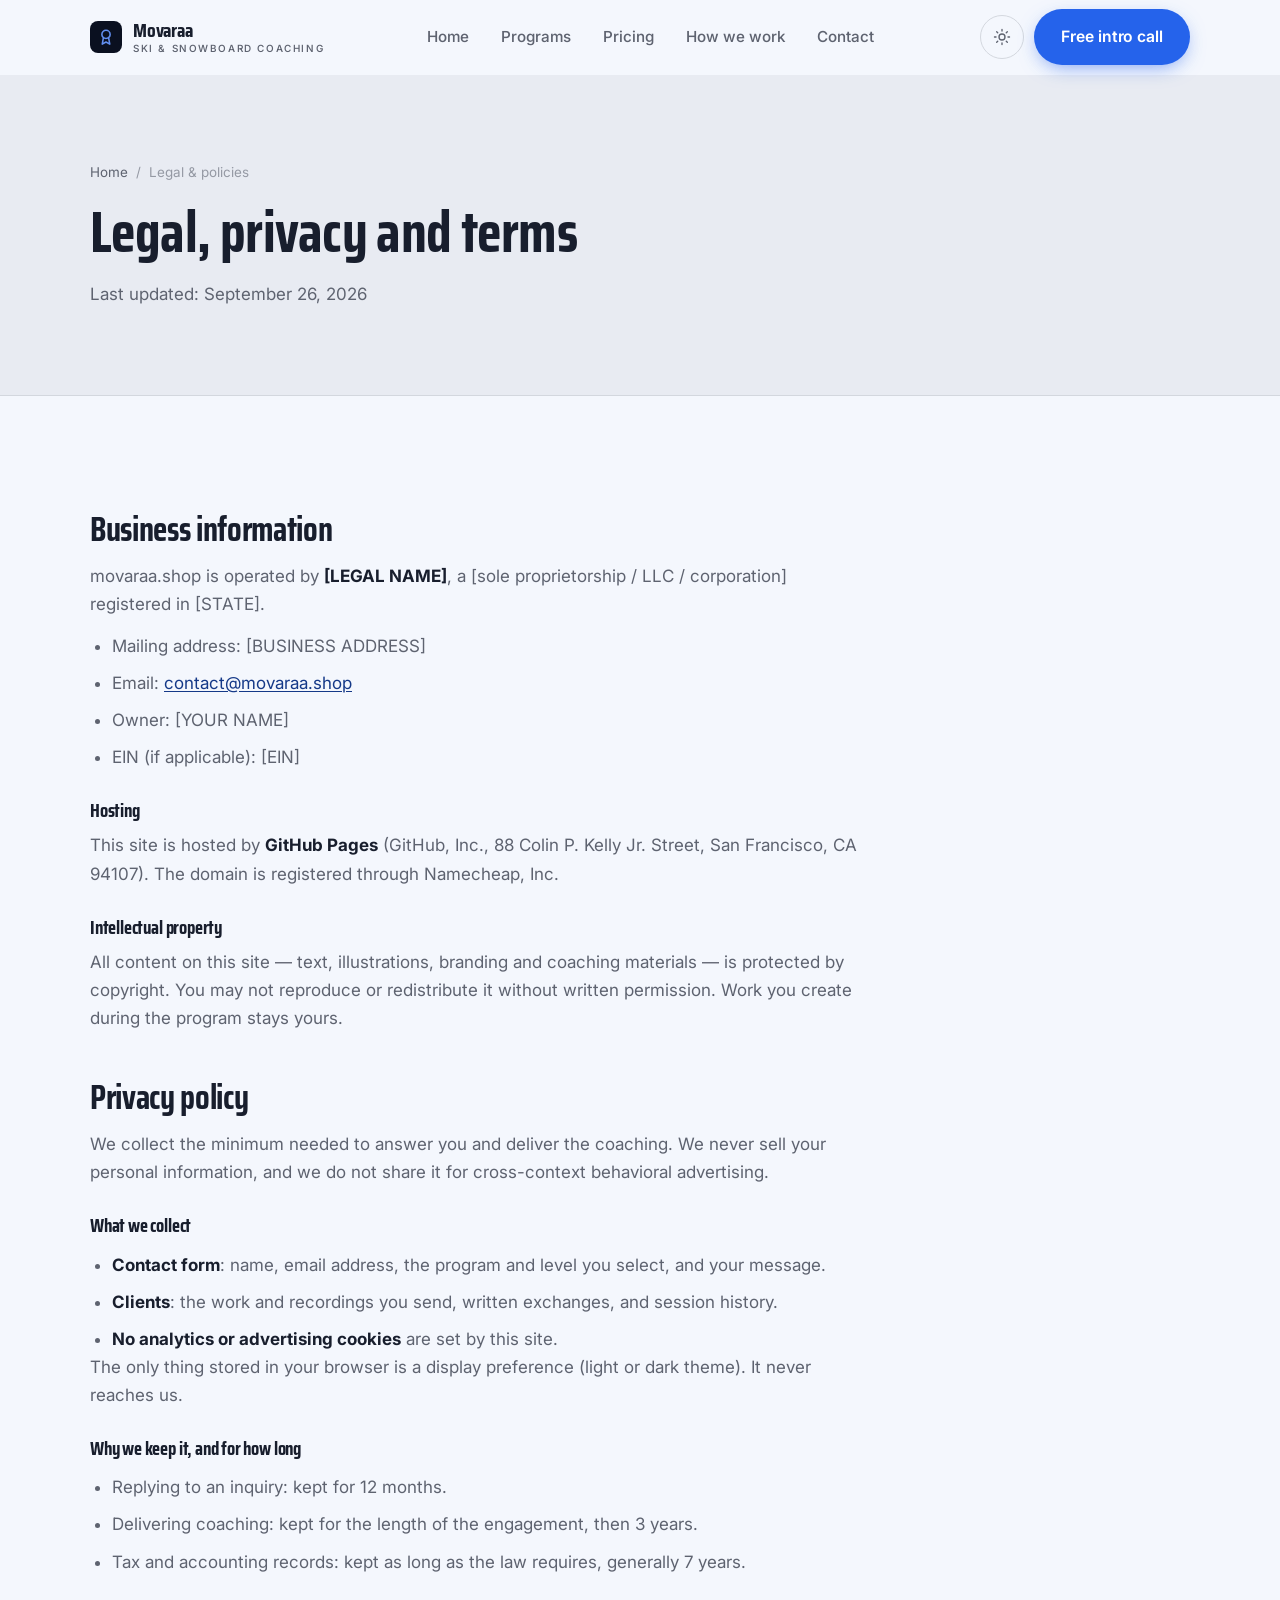
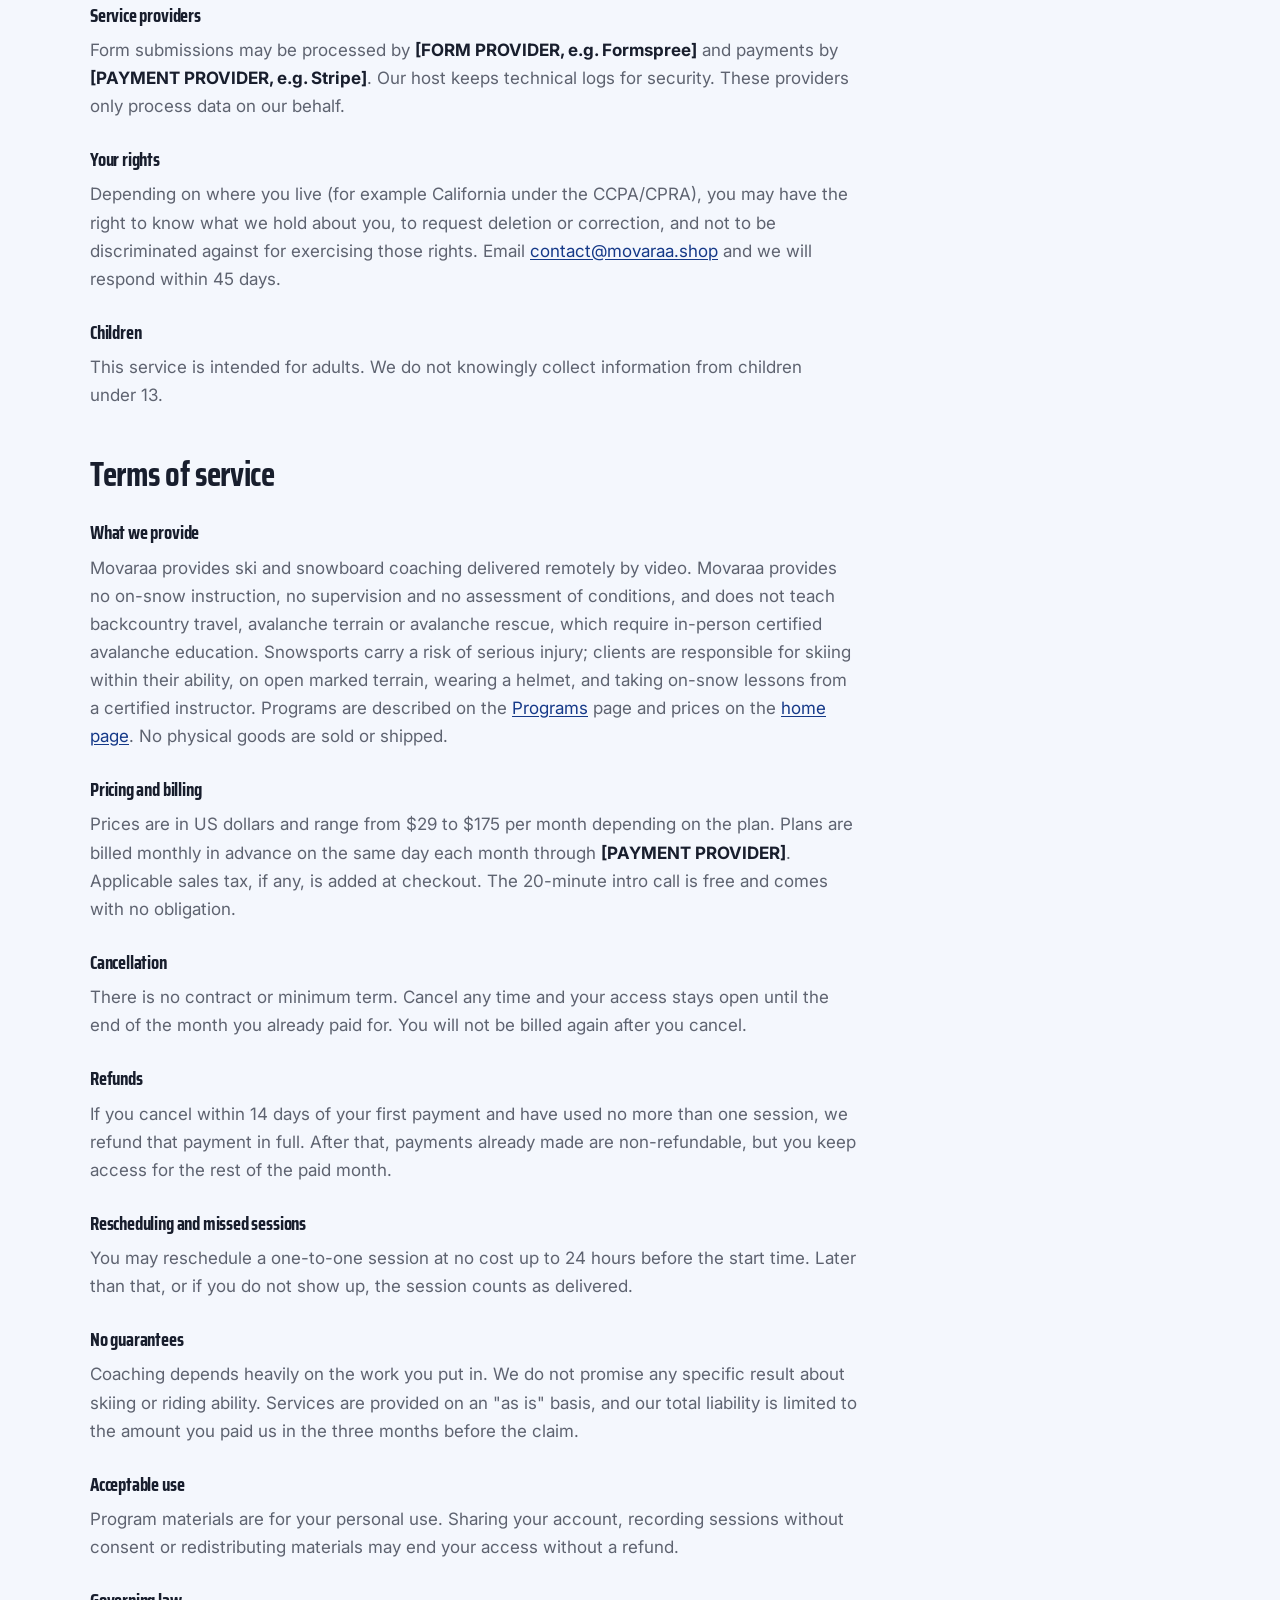
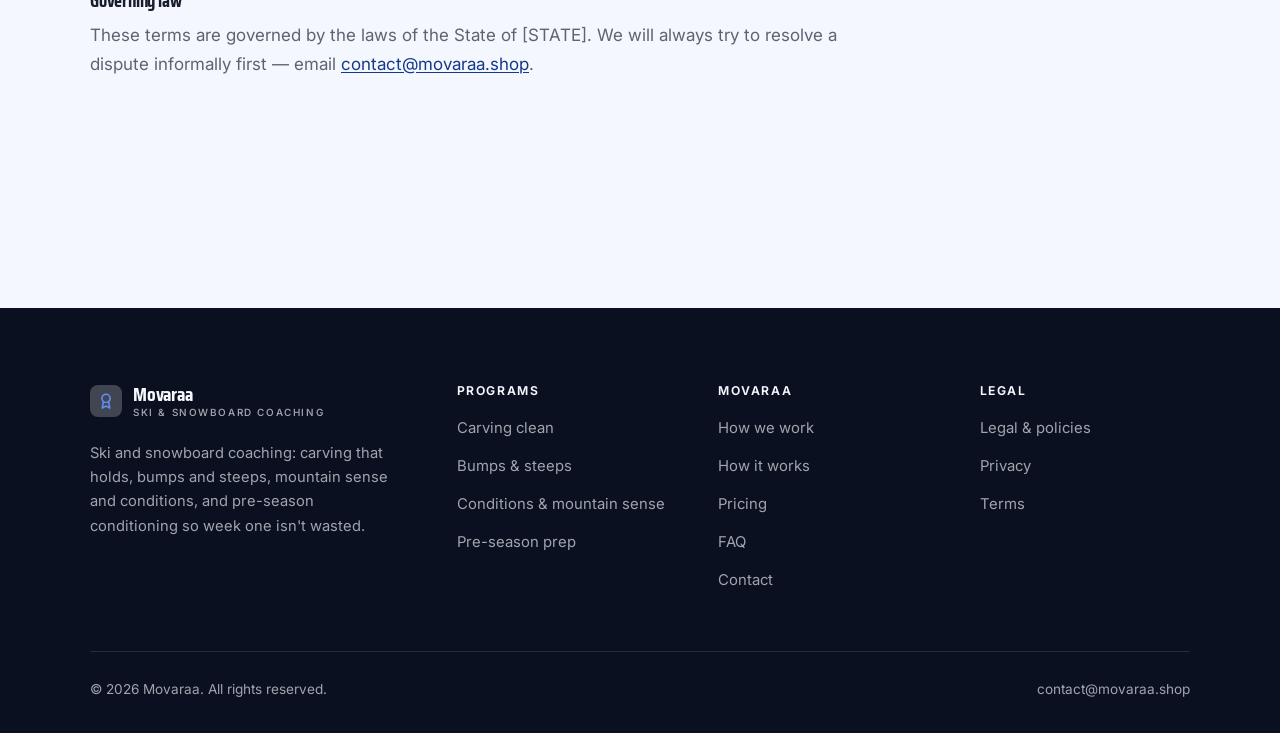
<file: legal.html>
<!DOCTYPE html>
<html lang="en" class="no-js">
<head>
<meta charset="utf-8">
<meta name="viewport" content="width=device-width, initial-scale=1">
<title>Legal, privacy and terms — Movaraa</title>
<meta name="description" content="Business information, privacy policy and terms of service for Movaraa.">
<meta name="robots" content="noindex">

<meta property="og:type" content="website">
<meta property="og:url" content="https://movaraa.shop/legal.html">
<meta property="og:site_name" content="Movaraa">
<meta property="og:locale" content="en_US">
<meta property="og:title" content="Legal, privacy and terms — Movaraa">
<meta property="og:description" content="Business information, privacy policy and terms of service for Movaraa.">
<meta name="theme-color" content="#0a1020">

<link rel="icon" href="assets/img/favicon.svg" type="image/svg+xml">
<link rel="preconnect" href="https://fonts.googleapis.com">
<link rel="preconnect" href="https://fonts.gstatic.com" crossorigin>
<link rel="stylesheet" href="https://fonts.googleapis.com/css2?family=Saira+Condensed:wght@400;500;600;700&family=Inter:wght@400..700&display=swap">
<link rel="stylesheet" href="assets/css/style.css">

<!-- Thème appliqué avant le premier rendu (évite le flash) -->
<script>
document.documentElement.classList.remove('no-js');
(function(){try{var t=localStorage.getItem('site-theme');if(t){document.documentElement.setAttribute('data-theme',t);}}catch(e){}})();
</script>
</head>

<body>
<a class="skip-link" href="#main">Skip to main content</a>

<header class="site-header">
  <nav class="wrap nav" aria-label="Main navigation">
    <a class="brand" href="index.html">
      <svg class="brand__mark" viewBox="0 0 64 64" aria-hidden="true">
        <rect class="bm-bg" width="64" height="64" rx="16"/>
        <g class="bm-ic" transform="translate(14 14) scale(1.5)" fill="none" stroke-width="2.1" stroke-linecap="round" stroke-linejoin="round"><circle cx="12" cy="8.5" r="5.5"/><path d="M8.5 13.2 7 21.5l5-2.8 5 2.8-1.5-8.3"/></g>
      </svg>
      <span>Movaraa<span class="brand__sub">Ski &amp; snowboard coaching</span></span>
    </a>

    <ul class="nav__links" id="nav-links">
      <li><a href="index.html">Home</a></li>
      <li><a href="programs.html">Programs</a></li>
      <li><a href="index.html#pricing">Pricing</a></li>
      <li><a href="about.html">How we work</a></li>
      <li><a href="contact.html">Contact</a></li>
      <li><a class="btn btn--primary" href="contact.html">Free intro call</a></li>
    </ul>

    <div class="nav__cta">
      <button class="theme-toggle" type="button" aria-label="Switch to dark theme">
        <svg class="icon-sun" viewBox="0 0 24 24" fill="none" stroke="currentColor" stroke-width="1.8" stroke-linecap="round" aria-hidden="true"><circle cx="12" cy="12" r="4"/><path d="M12 2v2m0 16v2M2 12h2m16 0h2M4.9 4.9l1.4 1.4m11.4 11.4 1.4 1.4M19.1 4.9l-1.4 1.4M6.3 17.7l-1.4 1.4"/></svg>
        <svg class="icon-moon" viewBox="0 0 24 24" fill="none" stroke="currentColor" stroke-width="1.8" stroke-linecap="round" stroke-linejoin="round" aria-hidden="true"><path d="M21 12.8A9 9 0 1 1 11.2 3a7 7 0 0 0 9.8 9.8z"/></svg>
      </button>
      <a class="btn btn--primary" href="contact.html">Free intro call</a>
      <button class="nav__toggle" type="button" aria-expanded="false" aria-controls="nav-links" aria-label="Open menu">
        <svg class="icon-open" viewBox="0 0 24 24" fill="none" stroke="currentColor" stroke-width="2" stroke-linecap="round" aria-hidden="true"><path d="M3 6h18M3 12h18M3 18h18"/></svg>
        <svg class="icon-close" viewBox="0 0 24 24" fill="none" stroke="currentColor" stroke-width="2" stroke-linecap="round" aria-hidden="true"><path d="M6 6l12 12M18 6L6 18"/></svg>
      </button>
    </div>
  </nav>
</header>

<main id="main">

<section class="page-head">
  <div class="wrap">
    <nav class="breadcrumb" aria-label="Breadcrumb">
      <a href="index.html">Home</a><span>/</span><span aria-current="page">Legal &amp; policies</span>
    </nav>
    <h1>Legal, privacy and terms</h1>
    <p>Last updated: <time datetime="2026-09-26">September 26, 2026</time></p>
  </div>
</section>

<section class="section wrap">
  <div class="prose">

    <!--
      TO DO: this is a skeleton, not legal advice. Replace every [BRACKET] with
      your real details before selling, and have a lawyer review it if you can.
      Consumer protection rules differ by state.
    -->

    <h2 id="business">Business information</h2>
    <p>
      movaraa.shop is operated by <strong>[LEGAL NAME]</strong>, a [sole proprietorship / LLC / corporation]
      registered in [STATE].
    </p>
    <ul>
      <li>Mailing address: [BUSINESS ADDRESS]</li>
      <li>Email: <a href="mailto:contact@movaraa.shop">contact@movaraa.shop</a></li>
      <li>Owner: [YOUR NAME]</li>
      <li>EIN (if applicable): [EIN]</li>
    </ul>

    <h3>Hosting</h3>
    <p>
      This site is hosted by <strong>GitHub Pages</strong> (GitHub, Inc., 88 Colin P. Kelly Jr. Street,
      San Francisco, CA 94107). The domain is registered through Namecheap, Inc.
    </p>

    <h3>Intellectual property</h3>
    <p>
      All content on this site — text, illustrations, branding and coaching materials — is protected by
      copyright. You may not reproduce or redistribute it without written permission. Work you create during
      the program stays yours.
    </p>

    <h2 id="privacy">Privacy policy</h2>
    <p>
      We collect the minimum needed to answer you and deliver the coaching. We never sell your personal
      information, and we do not share it for cross-context behavioral advertising.
    </p>
    <h3>What we collect</h3>
    <ul>
      <li><strong>Contact form</strong>: name, email address, the program and level you select, and your message.</li>
      <li><strong>Clients</strong>: the work and recordings you send, written exchanges, and session history.</li>
      <li><strong>No analytics or advertising cookies</strong> are set by this site.</li>
    </ul>
    <p>
      The only thing stored in your browser is a display preference (light or dark theme). It never reaches us.
    </p>
    <h3>Why we keep it, and for how long</h3>
    <ul>
      <li>Replying to an inquiry: kept for 12 months.</li>
      <li>Delivering coaching: kept for the length of the engagement, then 3 years.</li>
      <li>Tax and accounting records: kept as long as the law requires, generally 7 years.</li>
    </ul>
    <h3>Service providers</h3>
    <p>
      Form submissions may be processed by <strong>[FORM PROVIDER, e.g. Formspree]</strong> and payments by
      <strong>[PAYMENT PROVIDER, e.g. Stripe]</strong>. Our host keeps technical logs for security. These
      providers only process data on our behalf.
    </p>
    <h3>Your rights</h3>
    <p>
      Depending on where you live (for example California under the CCPA/CPRA), you may have the right to
      know what we hold about you, to request deletion or correction, and not to be discriminated against for
      exercising those rights. Email <a href="mailto:contact@movaraa.shop">contact@movaraa.shop</a> and we will respond within 45 days.
    </p>
    <h3>Children</h3>
    <p>
      This service is intended for adults. We do not knowingly collect information from children under 13.
    </p>

    <h2 id="terms">Terms of service</h2>
    <h3>What we provide</h3>
    <p>
      Movaraa provides ski and snowboard coaching delivered remotely by video. Movaraa provides no on-snow instruction, no supervision and no assessment of conditions, and does not teach backcountry travel, avalanche terrain or avalanche rescue, which require in-person certified avalanche education. Snowsports carry a risk of serious injury; clients are responsible for skiing within their ability, on open marked terrain, wearing a helmet, and taking on-snow lessons from a certified instructor. Programs are described on the
      <a href="programs.html">Programs</a> page and prices on the <a href="index.html#pricing">home page</a>.
      No physical goods are sold or shipped.
    </p>
    <h3>Pricing and billing</h3>
    <p>
      Prices are in US dollars and range from $29 to $175 per month
      depending on the plan. Plans are billed monthly in advance on the same day each month through
      <strong>[PAYMENT PROVIDER]</strong>. Applicable sales tax, if any, is added at checkout.
      The 20-minute intro call is free and comes with no obligation.
    </p>
    <h3>Cancellation</h3>
    <p>
      There is no contract or minimum term. Cancel any time and your access stays open until the end of the
      month you already paid for. You will not be billed again after you cancel.
    </p>
    <h3>Refunds</h3>
    <p>
      If you cancel within 14 days of your first payment and have used no more than one session, we refund
      that payment in full. After that, payments already made are non-refundable, but you keep access for the
      rest of the paid month.
    </p>
    <h3>Rescheduling and missed sessions</h3>
    <p>
      You may reschedule a one-to-one session at no cost up to 24 hours before the start time. Later than
      that, or if you do not show up, the session counts as delivered.
    </p>
    <h3>No guarantees</h3>
    <p>
      Coaching depends heavily on the work you put in. We do not promise any specific result
      about skiing or riding ability. Services are provided on an "as is" basis, and our total
      liability is limited to the amount you paid us in the three months before the claim.
    </p>
    <h3>Acceptable use</h3>
    <p>
      Program materials are for your personal use. Sharing your account, recording sessions without consent
      or redistributing materials may end your access without a refund.
    </p>
    <h3>Governing law</h3>
    <p>
      These terms are governed by the laws of the State of [STATE]. We will always try to resolve a dispute
      informally first — email <a href="mailto:contact@movaraa.shop">contact@movaraa.shop</a>.
    </p>

  </div>
</section>

</main>

<footer class="site-footer">
  <div class="wrap">
    <div class="footer__grid">
      <div class="footer__brand">
        <a class="brand" href="index.html">
          <svg class="brand__mark" viewBox="0 0 64 64" aria-hidden="true">
        <rect class="bm-bg" width="64" height="64" rx="16"/>
        <g class="bm-ic" transform="translate(14 14) scale(1.5)" fill="none" stroke-width="2.1" stroke-linecap="round" stroke-linejoin="round"><circle cx="12" cy="8.5" r="5.5"/><path d="M8.5 13.2 7 21.5l5-2.8 5 2.8-1.5-8.3"/></g>
      </svg>
          <span>Movaraa<span class="brand__sub">Ski &amp; snowboard coaching</span></span>
        </a>
        <p>Ski and snowboard coaching: carving that holds, bumps and steeps, mountain sense and conditions, and pre-season conditioning so week one isn't wasted.</p>
      </div>

      <div class="footer__col">
        <h4>Programs</h4>
        <ul>
          <li><a href="programs.html#carving">Carving clean</a></li>
          <li><a href="programs.html#terrain">Bumps &amp; steeps</a></li>
          <li><a href="programs.html#mountain">Conditions &amp; mountain sense</a></li>
          <li><a href="programs.html#preseason">Pre-season prep</a></li>
        </ul>
      </div>

      <div class="footer__col">
        <h4>Movaraa</h4>
        <ul>
          <li><a href="about.html">How we work</a></li>
          <li><a href="index.html#how-it-works">How it works</a></li>
          <li><a href="index.html#pricing">Pricing</a></li>
          <li><a href="index.html#faq">FAQ</a></li>
          <li><a href="contact.html">Contact</a></li>
        </ul>
      </div>

      <div class="footer__col">
        <h4>Legal</h4>
        <ul>
          <li><a href="legal.html">Legal &amp; policies</a></li>
          <li><a href="legal.html#privacy">Privacy</a></li>
          <li><a href="legal.html#terms">Terms</a></li>
        </ul>
      </div>
    </div>

    <div class="footer__bottom">
      <p>© <span data-year>2026</span> Movaraa. All rights reserved.</p>
      <p><a href="mailto:contact@movaraa.shop">contact@movaraa.shop</a></p>
    </div>
  </div>
</footer>

<script src="assets/js/main.js" defer></script>
</body>
</html>
</file>
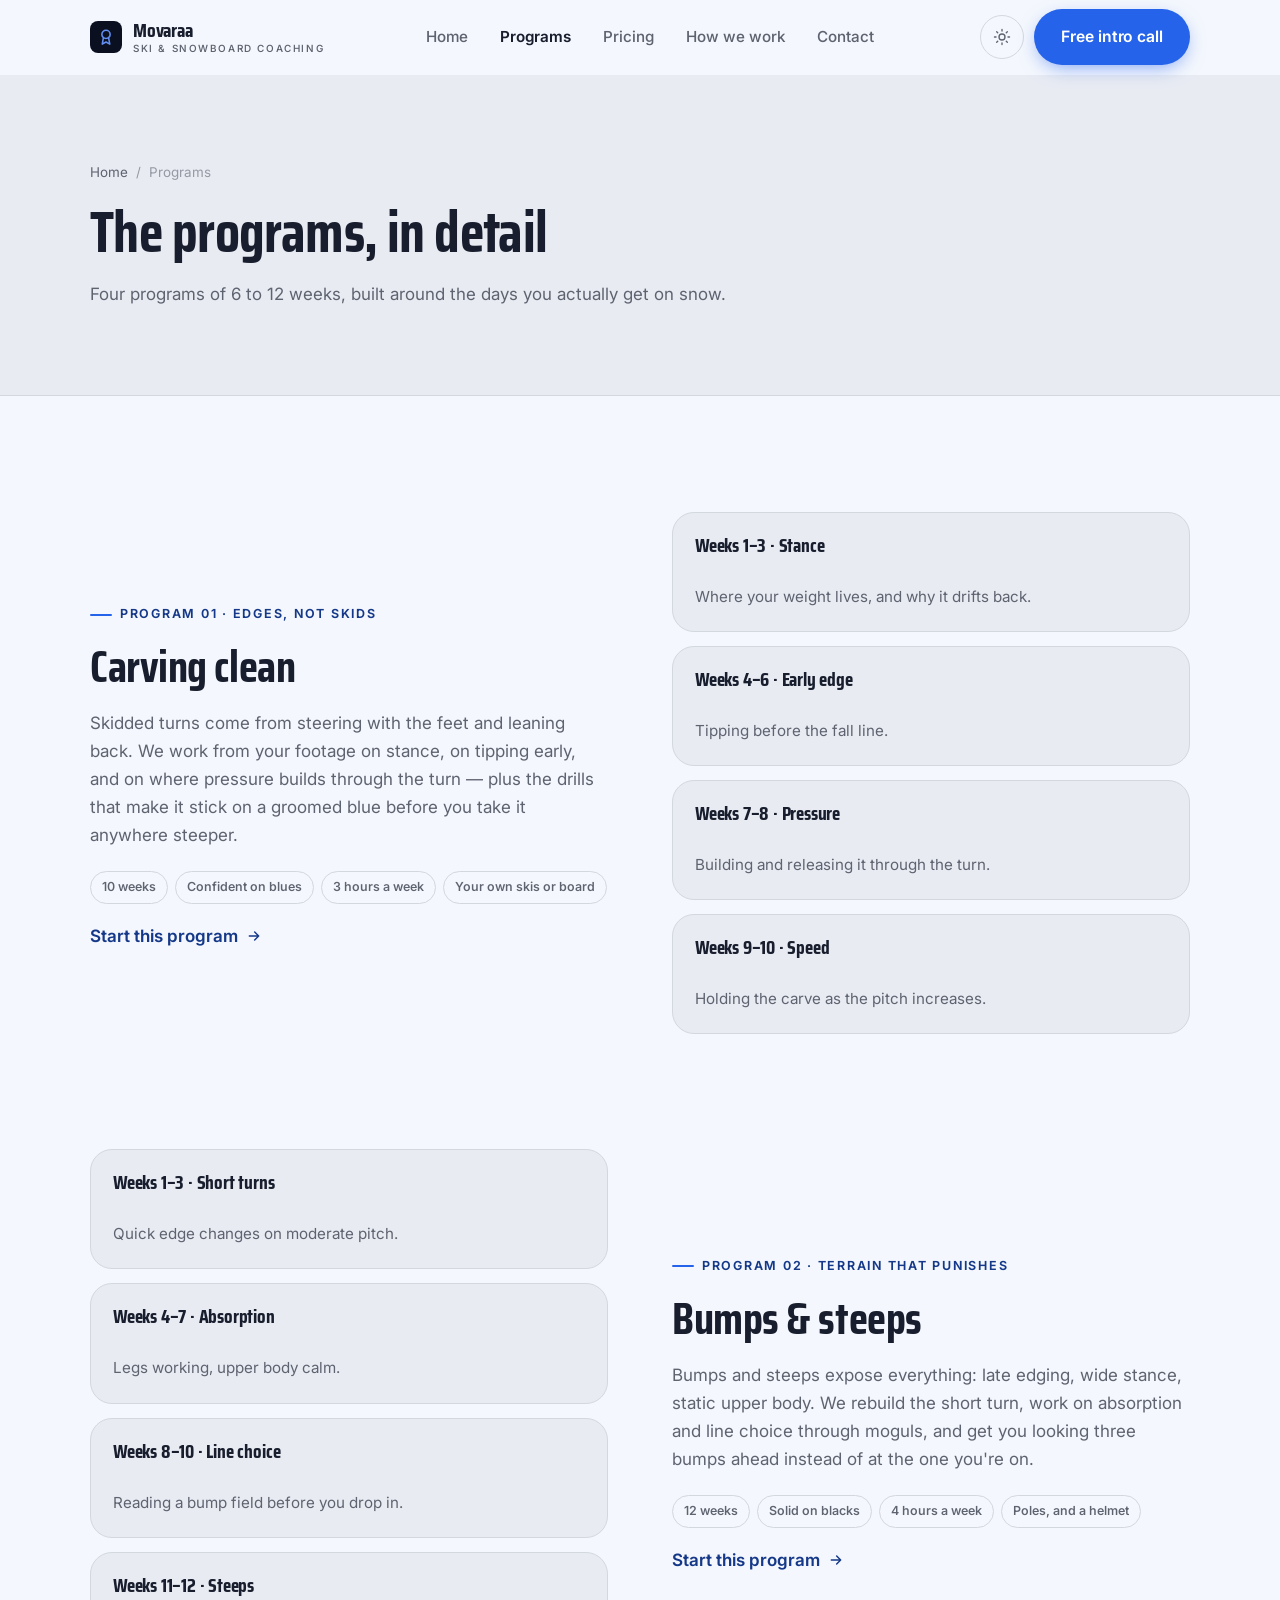
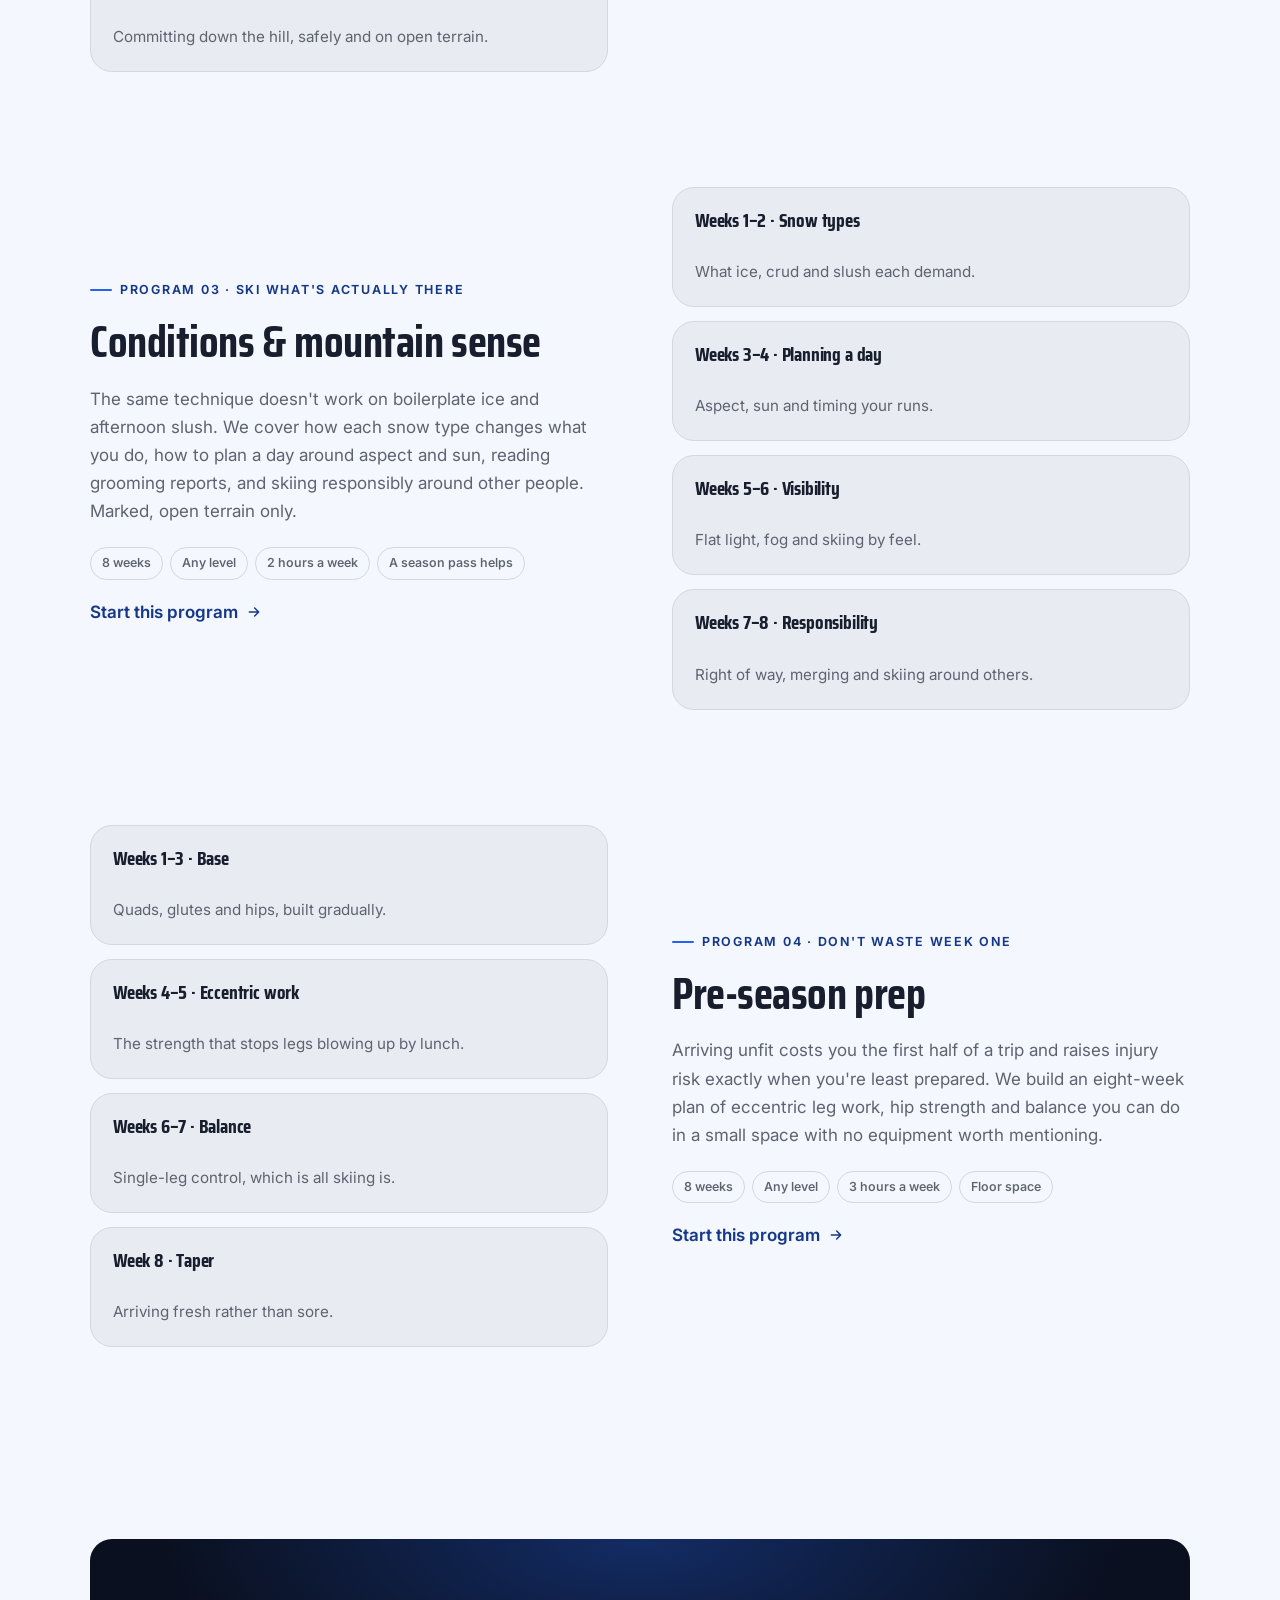
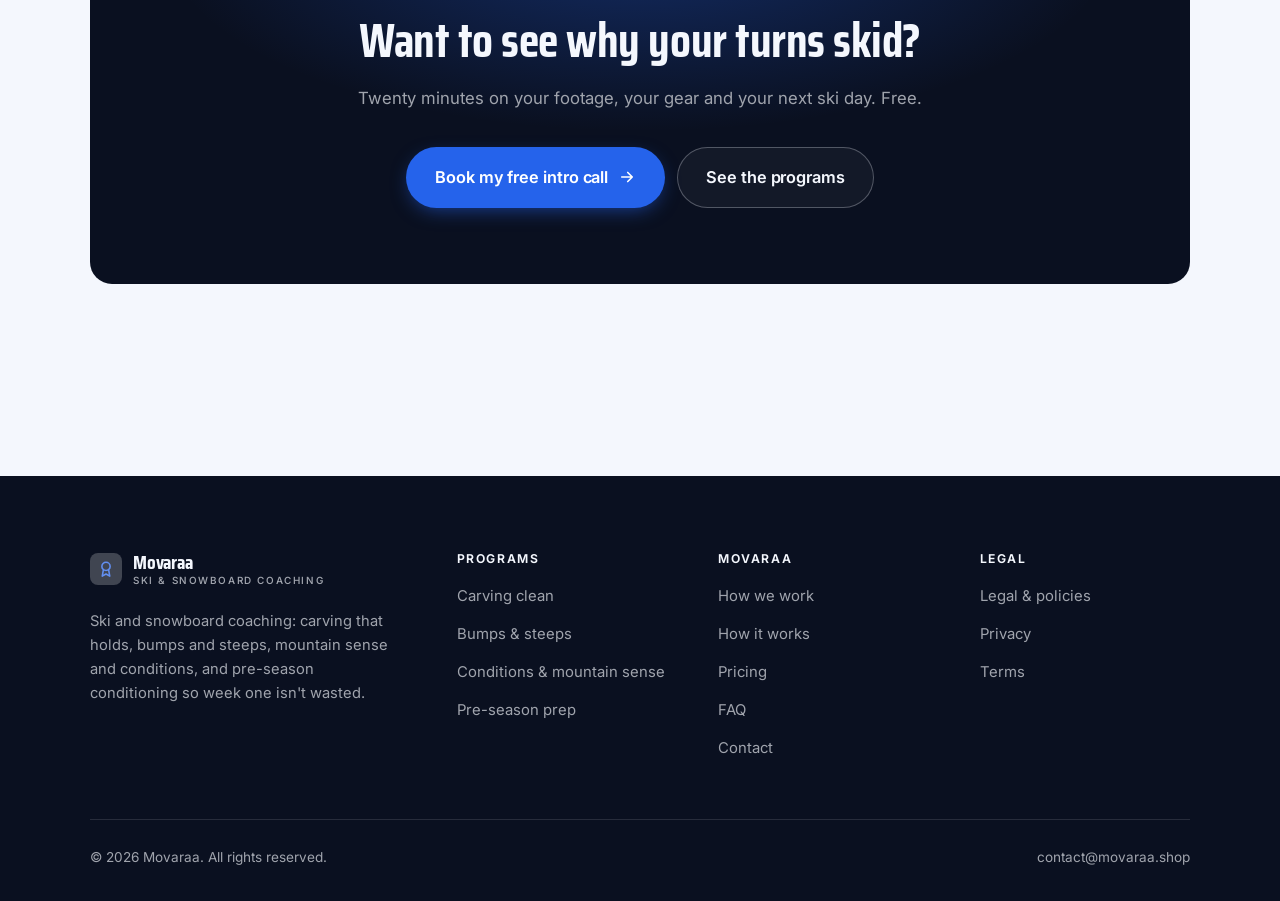
<file: programs.html>
<!DOCTYPE html>
<html lang="en" class="no-js">
<head>
<meta charset="utf-8">
<meta name="viewport" content="width=device-width, initial-scale=1">
<title>Programs — Movaraa</title>
<meta name="description" content="Ski and snowboard coaching programs: carving, bumps and steeps, conditions and mountain sense, pre-season preparation.">
<link rel="canonical" href="https://movaraa.shop/programs.html">

<meta property="og:type" content="website">
<meta property="og:url" content="https://movaraa.shop/programs.html">
<meta property="og:site_name" content="Movaraa">
<meta property="og:locale" content="en_US">
<meta property="og:title" content="Programs — Movaraa">
<meta property="og:description" content="Ski and snowboard coaching programs: carving, bumps and steeps, conditions and mountain sense, pre-season preparation.">
<meta name="theme-color" content="#0a1020">

<link rel="icon" href="assets/img/favicon.svg" type="image/svg+xml">
<link rel="preconnect" href="https://fonts.googleapis.com">
<link rel="preconnect" href="https://fonts.gstatic.com" crossorigin>
<link rel="stylesheet" href="https://fonts.googleapis.com/css2?family=Saira+Condensed:wght@400;500;600;700&family=Inter:wght@400..700&display=swap">
<link rel="stylesheet" href="assets/css/style.css">

<!-- Thème appliqué avant le premier rendu (évite le flash) -->
<script>
document.documentElement.classList.remove('no-js');
(function(){try{var t=localStorage.getItem('site-theme');if(t){document.documentElement.setAttribute('data-theme',t);}}catch(e){}})();
</script>
</head>

<body>
<a class="skip-link" href="#main">Skip to main content</a>

<header class="site-header">
  <nav class="wrap nav" aria-label="Main navigation">
    <a class="brand" href="index.html">
      <svg class="brand__mark" viewBox="0 0 64 64" aria-hidden="true">
        <rect class="bm-bg" width="64" height="64" rx="16"/>
        <g class="bm-ic" transform="translate(14 14) scale(1.5)" fill="none" stroke-width="2.1" stroke-linecap="round" stroke-linejoin="round"><circle cx="12" cy="8.5" r="5.5"/><path d="M8.5 13.2 7 21.5l5-2.8 5 2.8-1.5-8.3"/></g>
      </svg>
      <span>Movaraa<span class="brand__sub">Ski &amp; snowboard coaching</span></span>
    </a>

    <ul class="nav__links" id="nav-links">
      <li><a href="index.html">Home</a></li>
      <li><a href="programs.html" aria-current="page">Programs</a></li>
      <li><a href="index.html#pricing">Pricing</a></li>
      <li><a href="about.html">How we work</a></li>
      <li><a href="contact.html">Contact</a></li>
      <li><a class="btn btn--primary" href="contact.html">Free intro call</a></li>
    </ul>

    <div class="nav__cta">
      <button class="theme-toggle" type="button" aria-label="Switch to dark theme">
        <svg class="icon-sun" viewBox="0 0 24 24" fill="none" stroke="currentColor" stroke-width="1.8" stroke-linecap="round" aria-hidden="true"><circle cx="12" cy="12" r="4"/><path d="M12 2v2m0 16v2M2 12h2m16 0h2M4.9 4.9l1.4 1.4m11.4 11.4 1.4 1.4M19.1 4.9l-1.4 1.4M6.3 17.7l-1.4 1.4"/></svg>
        <svg class="icon-moon" viewBox="0 0 24 24" fill="none" stroke="currentColor" stroke-width="1.8" stroke-linecap="round" stroke-linejoin="round" aria-hidden="true"><path d="M21 12.8A9 9 0 1 1 11.2 3a7 7 0 0 0 9.8 9.8z"/></svg>
      </button>
      <a class="btn btn--primary" href="contact.html">Free intro call</a>
      <button class="nav__toggle" type="button" aria-expanded="false" aria-controls="nav-links" aria-label="Open menu">
        <svg class="icon-open" viewBox="0 0 24 24" fill="none" stroke="currentColor" stroke-width="2" stroke-linecap="round" aria-hidden="true"><path d="M3 6h18M3 12h18M3 18h18"/></svg>
        <svg class="icon-close" viewBox="0 0 24 24" fill="none" stroke="currentColor" stroke-width="2" stroke-linecap="round" aria-hidden="true"><path d="M6 6l12 12M18 6L6 18"/></svg>
      </button>
    </div>
  </nav>
</header>

<main id="main">

<section class="page-head">
  <div class="wrap">
    <nav class="breadcrumb" aria-label="Breadcrumb">
      <a href="index.html">Home</a><span>/</span><span aria-current="page">Programs</span>
    </nav>
    <h1>The programs, in detail</h1>
    <p>Four programs of 6 to 12 weeks, built around the days you actually get on snow.</p>
  </div>
</section>

<section class="section wrap" id="carving">
  <div class="split reveal">
    <div>
      <span class="eyebrow">Program 01 · Edges, not skids</span>
      <h2>Carving clean</h2>
      <p>Skidded turns come from steering with the feet and leaning back. We work from your footage on stance, on tipping early, and on where pressure builds through the turn — plus the drills that make it stick on a groomed blue before you take it anywhere steeper.</p>
      <ul class="tags"><li>10 weeks</li><li>Confident on blues</li><li>3 hours a week</li><li>Your own skis or board</li></ul>
      <p><a class="arrow-link" href="contact.html">Start this program <svg viewBox="0 0 24 24" fill="none" stroke="currentColor" stroke-width="2.2" stroke-linecap="round" stroke-linejoin="round" aria-hidden="true"><path d="M5 12h14M13 6l6 6-6 6"/></svg></a></p>
    </div>
    <div class="grid grid--2 grid--tight">
      <article class="card card--sm">
        <h3>Weeks 1–3 · Stance</h3>
        <p>Where your weight lives, and why it drifts back.</p>
      </article>
      <article class="card card--sm">
        <h3>Weeks 4–6 · Early edge</h3>
        <p>Tipping before the fall line.</p>
      </article>
      <article class="card card--sm">
        <h3>Weeks 7–8 · Pressure</h3>
        <p>Building and releasing it through the turn.</p>
      </article>
      <article class="card card--sm">
        <h3>Weeks 9–10 · Speed</h3>
        <p>Holding the carve as the pitch increases.</p>
      </article>
    </div>
  </div>
</section>

<section class="section section--flush wrap" id="terrain">
  <div class="split reveal">
    <div class="grid grid--2 grid--tight">
      <article class="card card--sm">
        <h3>Weeks 1–3 · Short turns</h3>
        <p>Quick edge changes on moderate pitch.</p>
      </article>
      <article class="card card--sm">
        <h3>Weeks 4–7 · Absorption</h3>
        <p>Legs working, upper body calm.</p>
      </article>
      <article class="card card--sm">
        <h3>Weeks 8–10 · Line choice</h3>
        <p>Reading a bump field before you drop in.</p>
      </article>
      <article class="card card--sm">
        <h3>Weeks 11–12 · Steeps</h3>
        <p>Committing down the hill, safely and on open terrain.</p>
      </article>
    </div>
    <div>
      <span class="eyebrow">Program 02 · Terrain that punishes</span>
      <h2>Bumps &amp; steeps</h2>
      <p>Bumps and steeps expose everything: late edging, wide stance, static upper body. We rebuild the short turn, work on absorption and line choice through moguls, and get you looking three bumps ahead instead of at the one you're on.</p>
      <ul class="tags"><li>12 weeks</li><li>Solid on blacks</li><li>4 hours a week</li><li>Poles, and a helmet</li></ul>
      <p><a class="arrow-link" href="contact.html">Start this program <svg viewBox="0 0 24 24" fill="none" stroke="currentColor" stroke-width="2.2" stroke-linecap="round" stroke-linejoin="round" aria-hidden="true"><path d="M5 12h14M13 6l6 6-6 6"/></svg></a></p>
    </div>
  </div>
</section>

<section class="section section--flush wrap" id="mountain">
  <div class="split reveal">
    <div>
      <span class="eyebrow">Program 03 · Ski what's actually there</span>
      <h2>Conditions &amp; mountain sense</h2>
      <p>The same technique doesn't work on boilerplate ice and afternoon slush. We cover how each snow type changes what you do, how to plan a day around aspect and sun, reading grooming reports, and skiing responsibly around other people. Marked, open terrain only.</p>
      <ul class="tags"><li>8 weeks</li><li>Any level</li><li>2 hours a week</li><li>A season pass helps</li></ul>
      <p><a class="arrow-link" href="contact.html">Start this program <svg viewBox="0 0 24 24" fill="none" stroke="currentColor" stroke-width="2.2" stroke-linecap="round" stroke-linejoin="round" aria-hidden="true"><path d="M5 12h14M13 6l6 6-6 6"/></svg></a></p>
    </div>
    <div class="grid grid--2 grid--tight">
      <article class="card card--sm">
        <h3>Weeks 1–2 · Snow types</h3>
        <p>What ice, crud and slush each demand.</p>
      </article>
      <article class="card card--sm">
        <h3>Weeks 3–4 · Planning a day</h3>
        <p>Aspect, sun and timing your runs.</p>
      </article>
      <article class="card card--sm">
        <h3>Weeks 5–6 · Visibility</h3>
        <p>Flat light, fog and skiing by feel.</p>
      </article>
      <article class="card card--sm">
        <h3>Weeks 7–8 · Responsibility</h3>
        <p>Right of way, merging and skiing around others.</p>
      </article>
    </div>
  </div>
</section>

<section class="section section--flush wrap" id="preseason">
  <div class="split reveal">
    <div class="grid grid--2 grid--tight">
      <article class="card card--sm">
        <h3>Weeks 1–3 · Base</h3>
        <p>Quads, glutes and hips, built gradually.</p>
      </article>
      <article class="card card--sm">
        <h3>Weeks 4–5 · Eccentric work</h3>
        <p>The strength that stops legs blowing up by lunch.</p>
      </article>
      <article class="card card--sm">
        <h3>Weeks 6–7 · Balance</h3>
        <p>Single-leg control, which is all skiing is.</p>
      </article>
      <article class="card card--sm">
        <h3>Week 8 · Taper</h3>
        <p>Arriving fresh rather than sore.</p>
      </article>
    </div>
    <div>
      <span class="eyebrow">Program 04 · Don't waste week one</span>
      <h2>Pre-season prep</h2>
      <p>Arriving unfit costs you the first half of a trip and raises injury risk exactly when you're least prepared. We build an eight-week plan of eccentric leg work, hip strength and balance you can do in a small space with no equipment worth mentioning.</p>
      <ul class="tags"><li>8 weeks</li><li>Any level</li><li>3 hours a week</li><li>Floor space</li></ul>
      <p><a class="arrow-link" href="contact.html">Start this program <svg viewBox="0 0 24 24" fill="none" stroke="currentColor" stroke-width="2.2" stroke-linecap="round" stroke-linejoin="round" aria-hidden="true"><path d="M5 12h14M13 6l6 6-6 6"/></svg></a></p>
    </div>
  </div>
</section>

<section class="wrap section--tight">
  <div class="cta-band reveal">
    <h2>Want to see why your turns skid?</h2>
    <p>Twenty minutes on your footage, your gear and your next ski day. Free.</p>
    <div class="hero__actions">
      <a class="btn btn--primary btn--lg" href="contact.html">Book my free intro call <svg viewBox="0 0 24 24" fill="none" stroke="currentColor" stroke-width="2.2" stroke-linecap="round" stroke-linejoin="round" aria-hidden="true"><path d="M5 12h14M13 6l6 6-6 6"/></svg></a>
      <a class="btn btn--on-dark btn--lg" href="programs.html">See the programs</a>
    </div>
  </div>
</section>

</main>

<footer class="site-footer">
  <div class="wrap">
    <div class="footer__grid">
      <div class="footer__brand">
        <a class="brand" href="index.html">
          <svg class="brand__mark" viewBox="0 0 64 64" aria-hidden="true">
        <rect class="bm-bg" width="64" height="64" rx="16"/>
        <g class="bm-ic" transform="translate(14 14) scale(1.5)" fill="none" stroke-width="2.1" stroke-linecap="round" stroke-linejoin="round"><circle cx="12" cy="8.5" r="5.5"/><path d="M8.5 13.2 7 21.5l5-2.8 5 2.8-1.5-8.3"/></g>
      </svg>
          <span>Movaraa<span class="brand__sub">Ski &amp; snowboard coaching</span></span>
        </a>
        <p>Ski and snowboard coaching: carving that holds, bumps and steeps, mountain sense and conditions, and pre-season conditioning so week one isn't wasted.</p>
      </div>

      <div class="footer__col">
        <h4>Programs</h4>
        <ul>
          <li><a href="programs.html#carving">Carving clean</a></li>
          <li><a href="programs.html#terrain">Bumps &amp; steeps</a></li>
          <li><a href="programs.html#mountain">Conditions &amp; mountain sense</a></li>
          <li><a href="programs.html#preseason">Pre-season prep</a></li>
        </ul>
      </div>

      <div class="footer__col">
        <h4>Movaraa</h4>
        <ul>
          <li><a href="about.html">How we work</a></li>
          <li><a href="index.html#how-it-works">How it works</a></li>
          <li><a href="index.html#pricing">Pricing</a></li>
          <li><a href="index.html#faq">FAQ</a></li>
          <li><a href="contact.html">Contact</a></li>
        </ul>
      </div>

      <div class="footer__col">
        <h4>Legal</h4>
        <ul>
          <li><a href="legal.html">Legal &amp; policies</a></li>
          <li><a href="legal.html#privacy">Privacy</a></li>
          <li><a href="legal.html#terms">Terms</a></li>
        </ul>
      </div>
    </div>

    <div class="footer__bottom">
      <p>© <span data-year>2026</span> Movaraa. All rights reserved.</p>
      <p><a href="mailto:contact@movaraa.shop">contact@movaraa.shop</a></p>
    </div>
  </div>
</footer>

<script src="assets/js/main.js" defer></script>
</body>
</html>
</file>
<file: assets/css/style.css>
/* Movaraa — couleurs et polices de la marque.
   Modifier ces valeurs suffit à changer l'identité visuelle de tout le site. */
:root {
  --c-accent:    #2563eb;
  --c-on-accent: #ffffff;
  --c-ink:       #0a1020;
  --c-paper:     #f4f7fd;

  --accent-ink-light: color-mix(in srgb, var(--c-accent) 58%, black);
  --accent-on-dark:   color-mix(in srgb, var(--c-accent) 72%, white);

  --font-display: "Saira Condensed", system-ui, -apple-system, "Segoe UI", sans-serif;
  --font-body: "Inter", system-ui, -apple-system, "Segoe UI", sans-serif;
  --display-weight: 700;
  --display-tracking: -.01em;
}

/* ==========================================================================
   Feuille de style commune aux sites de coaching
   Les couleurs de marque (--c-accent, --c-on-accent, --c-ink, --c-paper) et
   les polices sont définies juste au-dessus, par site. Tout le reste en dérive.
   ========================================================================== */

/* --------------------------------------------------------------------------
   1. Tokens dérivés
   -------------------------------------------------------------------------- */

:root {
  /* Thème clair */
  --paper:      var(--c-paper);
  --paper-2:    color-mix(in srgb, var(--c-paper) 95%, var(--c-ink));
  --paper-3:    color-mix(in srgb, var(--c-paper) 89%, var(--c-ink));
  --line:       color-mix(in srgb, var(--c-paper) 86%, var(--c-ink));
  --text:       color-mix(in srgb, var(--c-ink) 94%, var(--c-paper));
  --muted:      color-mix(in srgb, var(--c-ink) 64%, var(--c-paper));
  --accent:     var(--c-accent);
  --accent-600: color-mix(in srgb, var(--c-accent) 86%, black);
  --accent-ink: var(--accent-ink-light);
  --on-accent:  var(--c-on-accent);
  --ink:        var(--c-ink);
  --ink-soft:   color-mix(in srgb, var(--c-ink) 90%, white);
  --on-ink:     var(--c-paper);
  --on-ink-mut: color-mix(in srgb, var(--c-paper) 64%, var(--c-ink));
  --brand-bg:   var(--c-ink);

  /* Rayons */
  --r-sm: 8px;
  --r-md: 14px;
  --r-lg: 22px;
  --r-full: 999px;

  /* Ombres */
  --sh-1: 0 1px 2px rgba(0, 0, 0, .05), 0 2px 8px rgba(0, 0, 0, .04);
  --sh-2: 0 2px 4px rgba(0, 0, 0, .05), 0 12px 32px rgba(0, 0, 0, .09);
  --sh-3: 0 4px 8px rgba(0, 0, 0, .06), 0 24px 56px rgba(0, 0, 0, .14);

  /* Rythme */
  --gutter: clamp(16px, 4vw, 40px);
  --maxw: 1180px;
  --section-y: clamp(64px, 9vw, 124px);

  --ease: cubic-bezier(.22, .61, .36, 1);
}

/* Thème sombre — suit le système, sauf si l'utilisateur a choisi « clair » */
@media (prefers-color-scheme: dark) {
  :root:not([data-theme="light"]) {
    --paper:      var(--c-ink);
    --paper-2:    color-mix(in srgb, var(--c-ink) 92%, white);
    --paper-3:    color-mix(in srgb, var(--c-ink) 86%, white);
    --line:       color-mix(in srgb, var(--c-ink) 80%, white);
    --text:       color-mix(in srgb, var(--c-paper) 94%, var(--c-ink));
    --muted:      color-mix(in srgb, var(--c-paper) 66%, var(--c-ink));
    --accent-ink: var(--accent-on-dark);
    --ink:        color-mix(in srgb, var(--c-ink) 72%, black);
    --brand-bg:   color-mix(in srgb, var(--c-ink) 80%, white);
    --sh-1: 0 1px 2px rgba(0, 0, 0, .4), 0 2px 8px rgba(0, 0, 0, .3);
    --sh-2: 0 2px 4px rgba(0, 0, 0, .4), 0 12px 32px rgba(0, 0, 0, .45);
    --sh-3: 0 4px 8px rgba(0, 0, 0, .45), 0 24px 56px rgba(0, 0, 0, .55);
  }
}

/* Thème sombre — choix explicite */
:root[data-theme="dark"] {
  --paper:      var(--c-ink);
  --paper-2:    color-mix(in srgb, var(--c-ink) 92%, white);
  --paper-3:    color-mix(in srgb, var(--c-ink) 86%, white);
  --line:       color-mix(in srgb, var(--c-ink) 80%, white);
  --text:       color-mix(in srgb, var(--c-paper) 94%, var(--c-ink));
  --muted:      color-mix(in srgb, var(--c-paper) 66%, var(--c-ink));
  --accent-ink: var(--accent-on-dark);
  --ink:        color-mix(in srgb, var(--c-ink) 72%, black);
  --brand-bg:   color-mix(in srgb, var(--c-ink) 80%, white);
  --sh-1: 0 1px 2px rgba(0, 0, 0, .4), 0 2px 8px rgba(0, 0, 0, .3);
  --sh-2: 0 2px 4px rgba(0, 0, 0, .4), 0 12px 32px rgba(0, 0, 0, .45);
  --sh-3: 0 4px 8px rgba(0, 0, 0, .45), 0 24px 56px rgba(0, 0, 0, .55);
}

/* --------------------------------------------------------------------------
   2. Reset / base
   -------------------------------------------------------------------------- */

*, *::before, *::after { box-sizing: border-box; }

* { margin: 0; }

html {
  -webkit-text-size-adjust: 100%;
  scroll-behavior: smooth;
  scroll-padding-top: 88px;
}

body {
  background: var(--paper);
  color: var(--text);
  font-family: var(--font-body);
  font-size: 17px;
  line-height: 1.65;
  -webkit-font-smoothing: antialiased;
  text-rendering: optimizeLegibility;
  overflow-x: hidden;
}

img, svg, video { display: block; max-width: 100%; height: auto; }

a { color: inherit; text-decoration: none; }

button, input, textarea, select { font: inherit; color: inherit; }

h1, h2, h3, h4 {
  font-family: var(--font-display);
  font-weight: var(--display-weight);
  line-height: 1.08;
  letter-spacing: var(--display-tracking);
  text-wrap: balance;
}

p { text-wrap: pretty; }

:focus-visible {
  outline: 3px solid var(--accent);
  outline-offset: 3px;
  border-radius: 4px;
}

::selection { background: var(--accent); color: var(--on-accent); }

/* --------------------------------------------------------------------------
   3. Utilitaires de mise en page
   -------------------------------------------------------------------------- */

.wrap {
  width: 100%;
  max-width: var(--maxw);
  margin-inline: auto;
  padding-inline: var(--gutter);
}

.section { padding-block: var(--section-y); }
.section--flush { padding-top: 0; }
.section--tight { padding-block: clamp(48px, 6vw, 80px); }

.skip-link {
  position: absolute;
  left: 12px;
  top: -100px;
  z-index: 200;
  background: var(--accent);
  color: var(--on-accent);
  padding: 12px 20px;
  border-radius: var(--r-sm);
  font-weight: 600;
  transition: top .2s var(--ease);
}
.skip-link:focus { top: 12px; }

.eyebrow {
  display: inline-flex;
  align-items: center;
  gap: 8px;
  font-size: .78rem;
  font-weight: 650;
  letter-spacing: .14em;
  text-transform: uppercase;
  color: var(--accent-ink);
  margin-bottom: 18px;
}
.eyebrow::before {
  content: "";
  width: 22px;
  height: 2px;
  background: var(--accent);
  border-radius: 2px;
}

.section-head { max-width: 62ch; margin-bottom: clamp(36px, 5vw, 60px); }
.section-head h2 { font-size: clamp(2rem, 4.4vw, 3.1rem); }
.section-head p {
  margin-top: 18px;
  color: var(--muted);
  font-size: clamp(1rem, 1.6vw, 1.12rem);
  max-width: 58ch;
}

.section-head--center { margin-inline: auto; text-align: center; }
.section-head--center .eyebrow { justify-content: center; }
.section-head--center p { margin-inline: auto; }

/* --------------------------------------------------------------------------
   4. Boutons
   -------------------------------------------------------------------------- */

.btn {
  display: inline-flex;
  align-items: center;
  justify-content: center;
  gap: 10px;
  padding: 14px 26px;
  border: 1px solid transparent;
  border-radius: var(--r-full);
  font-weight: 620;
  font-size: .98rem;
  letter-spacing: -.005em;
  cursor: pointer;
  white-space: nowrap;
  transition: transform .18s var(--ease), background-color .18s var(--ease),
              border-color .18s var(--ease), box-shadow .18s var(--ease), color .18s var(--ease);
}
.btn:hover { transform: translateY(-2px); }
.btn:active { transform: translateY(0); }

.btn--primary {
  background: var(--accent);
  color: var(--on-accent);
  box-shadow: 0 6px 20px -6px color-mix(in srgb, var(--c-accent) 65%, transparent);
}
.btn--primary:hover {
  background: var(--accent-600);
  box-shadow: 0 12px 28px -8px color-mix(in srgb, var(--c-accent) 70%, transparent);
}

.btn--ghost {
  border-color: var(--line);
  background: transparent;
  color: var(--text);
}
.btn--ghost:hover { border-color: var(--accent); color: var(--accent-ink); }

.btn--on-dark {
  border-color: color-mix(in srgb, var(--c-paper) 28%, transparent);
  color: var(--on-ink);
  background: color-mix(in srgb, var(--c-paper) 4%, transparent);
}
.btn--on-dark:hover {
  border-color: color-mix(in srgb, var(--c-paper) 60%, transparent);
  background: color-mix(in srgb, var(--c-paper) 10%, transparent);
}

.btn--lg { padding: 16px 28px; font-size: 1.02rem; }
.btn--block { width: 100%; }

.btn svg { width: 18px; height: 18px; flex: none; }

@media (max-width: 420px) {
  .btn--lg { padding: 15px 22px; font-size: 1rem; white-space: normal; text-align: center; }
}

/* Lien fléché */
.arrow-link {
  display: inline-flex;
  align-items: center;
  gap: 8px;
  font-weight: 620;
  color: var(--accent-ink);
}
.arrow-link svg { width: 16px; height: 16px; transition: transform .18s var(--ease); }
.arrow-link:hover svg { transform: translateX(4px); }

/* --------------------------------------------------------------------------
   5. En-tête / navigation
   -------------------------------------------------------------------------- */

.site-header {
  position: sticky;
  top: 0;
  z-index: 100;
  background: color-mix(in srgb, var(--paper) 82%, transparent);
  backdrop-filter: saturate(180%) blur(14px);
  -webkit-backdrop-filter: saturate(180%) blur(14px);
  border-bottom: 1px solid transparent;
  transition: border-color .25s var(--ease), background-color .25s var(--ease);
}
.site-header.is-stuck {
  border-bottom-color: var(--line);
  background: color-mix(in srgb, var(--paper) 94%, transparent);
}

.nav {
  display: flex;
  align-items: center;
  justify-content: space-between;
  gap: 24px;
  height: 74px;
}

.brand {
  display: inline-flex;
  align-items: center;
  gap: 11px;
  font-family: var(--font-display);
  font-weight: var(--display-weight);
  font-size: 1.24rem;
  letter-spacing: var(--display-tracking);
  flex: none;
  line-height: 1.1;
}
.brand__mark { width: 32px; height: 32px; flex: none; }
.brand__mark .bm-bg { fill: var(--brand-bg); }
.brand__mark .bm-ic { stroke: var(--accent-on-dark); color: var(--accent-on-dark); }
.brand__sub {
  display: block;
  font-family: var(--font-body);
  font-size: .62rem;
  font-weight: 550;
  letter-spacing: .16em;
  text-transform: uppercase;
  color: var(--muted);
  margin-top: 1px;
}

.nav__links {
  display: flex;
  align-items: center;
  gap: 4px;
  list-style: none;
  padding: 0;
}
.nav__links a {
  display: block;
  padding: 9px 14px;
  border-radius: var(--r-full);
  font-size: .95rem;
  font-weight: 520;
  color: var(--muted);
  transition: color .16s var(--ease), background-color .16s var(--ease);
}
.nav__links a:hover { color: var(--text); background: var(--paper-2); }
.nav__links a[aria-current="page"] { color: var(--text); font-weight: 620; }
.nav__links .btn { display: none; }

.nav__cta { display: flex; align-items: center; gap: 10px; flex: none; }

.nav__toggle {
  display: none;
  width: 44px;
  height: 44px;
  align-items: center;
  justify-content: center;
  background: transparent;
  border: 1px solid var(--line);
  border-radius: var(--r-full);
  cursor: pointer;
}
.nav__toggle svg { width: 20px; height: 20px; }
.nav__toggle .icon-close { display: none; }
.nav__toggle[aria-expanded="true"] .icon-open { display: none; }
.nav__toggle[aria-expanded="true"] .icon-close { display: block; }

@media (max-width: 900px) {
  .nav__links, .nav__cta .btn { display: none; }
  .nav__toggle { display: inline-flex; }

  .nav__links {
    position: fixed;
    inset: 74px 0 auto;
    flex-direction: column;
    align-items: stretch;
    gap: 2px;
    padding: 20px var(--gutter) 32px;
    background: var(--paper);
    border-bottom: 1px solid var(--line);
    box-shadow: var(--sh-2);
  }
  .nav__links.is-open { display: flex; }
  .nav__links a { padding: 14px 4px; font-size: 1.1rem; border-radius: var(--r-sm); }
  .nav__links a.btn { display: inline-flex; margin-top: 14px; padding: 14px 26px; color: var(--on-accent); }
}

@media (max-width: 380px) {
  .brand__sub { display: none; }
}

/* Bouton de thème */
.theme-toggle {
  width: 44px;
  height: 44px;
  display: inline-flex;
  align-items: center;
  justify-content: center;
  background: transparent;
  border: 1px solid var(--line);
  border-radius: var(--r-full);
  cursor: pointer;
  color: var(--muted);
  transition: color .16s var(--ease), border-color .16s var(--ease);
}
.theme-toggle:hover { color: var(--text); border-color: var(--accent); }
.theme-toggle svg { width: 18px; height: 18px; }
.theme-toggle .icon-moon { display: none; }
:root[data-theme="dark"] .theme-toggle .icon-sun { display: none; }
:root[data-theme="dark"] .theme-toggle .icon-moon { display: block; }
@media (prefers-color-scheme: dark) {
  :root:not([data-theme="light"]) .theme-toggle .icon-sun { display: none; }
  :root:not([data-theme="light"]) .theme-toggle .icon-moon { display: block; }
}

/* --------------------------------------------------------------------------
   6. Hero
   -------------------------------------------------------------------------- */

.hero {
  position: relative;
  background: var(--ink);
  color: var(--on-ink);
  overflow: hidden;
  isolation: isolate;
}

/* Halo de couleur + grain léger */
.hero::before {
  content: "";
  position: absolute;
  inset: -30% -10% auto;
  height: 130%;
  background:
    radial-gradient(60% 55% at 78% 18%, color-mix(in srgb, var(--c-accent) 34%, transparent), transparent 62%),
    radial-gradient(48% 44% at 12% 88%, color-mix(in srgb, var(--c-accent) 16%, transparent), transparent 66%);
  z-index: -2;
  pointer-events: none;
}
.hero::after {
  content: "";
  position: absolute;
  inset: 0;
  background-image: url("data:image/svg+xml,%3Csvg xmlns='http://www.w3.org/2000/svg' width='160' height='160'%3E%3Cfilter id='n'%3E%3CfeTurbulence type='fractalNoise' baseFrequency='.85' numOctaves='3'/%3E%3C/filter%3E%3Crect width='160' height='160' filter='url(%23n)' opacity='.28'/%3E%3C/svg%3E");
  opacity: .45;
  mix-blend-mode: overlay;
  z-index: -1;
  pointer-events: none;
}

.hero__inner {
  display: grid;
  grid-template-columns: minmax(0, 1.05fr) minmax(0, .95fr);
  align-items: center;
  gap: clamp(32px, 5vw, 72px);
  padding-block: clamp(56px, 8vw, 110px);
}

.hero h1 {
  font-size: clamp(2.5rem, 6vw, 4.6rem);
  letter-spacing: calc(var(--display-tracking) * 1.4);
}
.hero h1 em {
  font-style: normal;
  color: var(--accent-on-dark);
  text-decoration: underline;
  text-decoration-color: color-mix(in srgb, var(--c-accent) 45%, transparent);
  text-decoration-thickness: .1em;
  text-underline-offset: .14em;
  text-decoration-skip-ink: none;
}

.hero__lede {
  margin-top: 22px;
  font-size: clamp(1.04rem, 1.9vw, 1.2rem);
  color: var(--on-ink-mut);
  max-width: 50ch;
}

.hero__actions {
  display: flex;
  flex-wrap: wrap;
  gap: 12px;
  margin-top: 34px;
}

.hero__eyebrow { color: var(--accent-on-dark); }
.hero__eyebrow::before { background: var(--accent-on-dark); }

/* Faits sur l'offre */
.hero__proof {
  display: grid;
  grid-template-columns: repeat(4, minmax(0, 1fr));
  gap: clamp(18px, 3vw, 32px);
  margin-top: 44px;
  padding: 26px 0 0;
  border-top: 1px solid color-mix(in srgb, var(--c-paper) 14%, transparent);
  list-style: none;
}
.stat__num {
  display: block;
  font-family: var(--font-display);
  font-size: clamp(1.5rem, 2.6vw, 2.05rem);
  font-weight: var(--display-weight);
  line-height: 1;
  letter-spacing: var(--display-tracking);
  white-space: nowrap;
}
.stat__label {
  display: block;
  margin-top: 7px;
  font-size: .82rem;
  line-height: 1.4;
  color: var(--on-ink-mut);
}

.hero__art svg { width: 100%; height: auto; border-radius: var(--r-lg); box-shadow: var(--sh-3); }

@media (max-width: 880px) {
  .hero__inner { grid-template-columns: 1fr; }
  .hero__art { order: -1; max-width: 560px; }
}
@media (max-width: 540px) {
  .hero__proof { grid-template-columns: repeat(2, minmax(0, 1fr)); }
}

/* --------------------------------------------------------------------------
   7. Bandeau défilant
   -------------------------------------------------------------------------- */

.marquee {
  background: var(--ink-soft);
  color: var(--on-ink-mut);
  border-top: 1px solid color-mix(in srgb, var(--c-paper) 8%, transparent);
  padding-block: 18px;
  overflow: hidden;
  white-space: nowrap;
  mask-image: linear-gradient(90deg, transparent, #000 8%, #000 92%, transparent);
  -webkit-mask-image: linear-gradient(90deg, transparent, #000 8%, #000 92%, transparent);
}
.marquee__track {
  display: inline-flex;
  gap: 42px;
  align-items: center;
  animation: marquee 38s linear infinite;
  font-size: .86rem;
  letter-spacing: .12em;
  text-transform: uppercase;
  font-weight: 560;
}
.marquee__track span { display: inline-flex; align-items: center; gap: 42px; }
.marquee__track span::after {
  content: "";
  width: 5px; height: 5px;
  border-radius: 50%;
  background: var(--accent);
  opacity: .8;
}
@keyframes marquee { to { transform: translateX(-50%); } }

/* --------------------------------------------------------------------------
   8. Grilles de cartes
   -------------------------------------------------------------------------- */

.grid {
  display: grid;
  gap: clamp(16px, 2.2vw, 26px);
}
.grid--2 { grid-template-columns: repeat(auto-fit, minmax(min(100%, 260px), 1fr)); }
.grid--3 { grid-template-columns: repeat(auto-fit, minmax(min(100%, 270px), 1fr)); }
.grid--4 { grid-template-columns: repeat(auto-fit, minmax(min(100%, 230px), 1fr)); }
.grid--tight { gap: 14px; }

.card {
  position: relative;
  display: flex;
  flex-direction: column;
  padding: 28px;
  background: var(--paper-2);
  border: 1px solid var(--line);
  border-radius: var(--r-lg);
  transition: transform .22s var(--ease), box-shadow .22s var(--ease), border-color .22s var(--ease);
}
a.card:hover, .card--lift:hover {
  transform: translateY(-5px);
  box-shadow: var(--sh-2);
  border-color: color-mix(in srgb, var(--c-accent) 45%, var(--line));
}
.card--sm { padding: 22px; }
.card--sm h3 { font-size: 1rem; }
.card__icon {
  width: 52px;
  height: 52px;
  display: grid;
  place-items: center;
  border-radius: var(--r-md);
  background: color-mix(in srgb, var(--c-accent) 15%, transparent);
  color: var(--accent-ink);
  margin-bottom: 20px;
}
.card__icon svg { width: 26px; height: 26px; }
.card h3 { font-size: 1.22rem; margin-bottom: 10px; }
.card p { color: var(--muted); font-size: .95rem; }
.card .arrow-link { margin-top: auto; padding-top: 18px; font-size: .92rem; }

.tags {
  list-style: none;
  padding: 0;
  margin: 18px 0 0;
  display: flex;
  flex-wrap: wrap;
  gap: 7px;
}
.tags li {
  font-size: .78rem;
  font-weight: 560;
  padding: 5px 11px;
  border-radius: var(--r-full);
  background: var(--paper);
  border: 1px solid var(--line);
  color: var(--muted);
}

/* --------------------------------------------------------------------------
   9. Méthode (étapes)
   -------------------------------------------------------------------------- */

.steps { counter-reset: step; }
.step {
  position: relative;
  padding: 30px 26px 26px;
  background: var(--paper);
  border: 1px solid var(--line);
  border-radius: var(--r-lg);
}
.step::before {
  counter-increment: step;
  content: "0" counter(step);
  display: block;
  font-family: var(--font-display);
  font-size: 2.6rem;
  font-weight: var(--display-weight);
  line-height: 1;
  letter-spacing: var(--display-tracking);
  color: color-mix(in srgb, var(--c-accent) 55%, var(--paper));
  margin-bottom: 16px;
}
.step h3 { font-size: 1.12rem; margin-bottom: 9px; }
.step p { color: var(--muted); font-size: .93rem; }

/* --------------------------------------------------------------------------
   10. Tarifs
   -------------------------------------------------------------------------- */

.plans { align-items: start; }

.plan {
  display: flex;
  flex-direction: column;
  padding: 32px 28px;
  background: var(--paper);
  border: 1px solid var(--line);
  border-radius: var(--r-lg);
  height: 100%;
  position: relative;
}
.plan--featured {
  background: var(--ink);
  color: var(--on-ink);
  border-color: var(--ink);
  box-shadow: var(--sh-3);
}
.plan--featured .plan__desc,
.plan--featured .plan__period,
.plan--featured .plan__features li { color: var(--on-ink-mut); }
.plan--featured .plan__features li::before { color: var(--accent-on-dark); }

.plan__tag {
  position: absolute;
  top: 18px;
  right: 18px;
  font-size: .7rem;
  font-weight: 680;
  letter-spacing: .1em;
  text-transform: uppercase;
  padding: 5px 12px;
  border-radius: var(--r-full);
  background: var(--accent);
  color: var(--on-accent);
}

.plan h3 { font-size: 1.3rem; }
.plan--featured h3 { padding-right: 120px; }
.plan__desc { margin-top: 8px; color: var(--muted); font-size: .92rem; min-height: 2.8em; }

.plan__price {
  display: flex;
  align-items: baseline;
  gap: 6px;
  margin: 22px 0 4px;
  font-family: var(--font-display);
  font-size: clamp(2.2rem, 4vw, 2.9rem);
  font-weight: var(--display-weight);
  letter-spacing: var(--display-tracking);
  line-height: 1;
}
.plan__period { font-family: var(--font-body); font-size: .9rem; font-weight: 450; color: var(--muted); letter-spacing: 0; }

.plan__features {
  list-style: none;
  padding: 0;
  margin: 24px 0 28px;
  display: grid;
  gap: 11px;
  flex: 1;
}
.plan__features li {
  display: grid;
  grid-template-columns: 20px 1fr;
  gap: 10px;
  font-size: .93rem;
  color: var(--muted);
  align-items: start;
}
.plan__features li::before {
  content: "✓";
  color: var(--accent-ink);
  font-weight: 700;
  line-height: 1.5;
}

.plans-note { text-align: center; margin-top: 26px; font-size: .88rem; color: var(--muted); }

/* --------------------------------------------------------------------------
   11. Bloc split (texte + illustration)
   -------------------------------------------------------------------------- */

.split {
  display: grid;
  grid-template-columns: repeat(auto-fit, minmax(min(100%, 340px), 1fr));
  gap: clamp(32px, 5vw, 68px);
  align-items: center;
}
.split--top { align-items: start; }
.split__art svg { width: 100%; border-radius: var(--r-lg); box-shadow: var(--sh-2); }
.split h2 { font-size: clamp(1.9rem, 4vw, 2.8rem); }
.split p { margin-top: 18px; color: var(--muted); }
.split .tags { margin-top: 22px; }

/* --------------------------------------------------------------------------
   12. FAQ
   -------------------------------------------------------------------------- */

.faq { max-width: 780px; margin-inline: auto; }
.faq details {
  border-bottom: 1px solid var(--line);
  padding: 4px 0;
}
.faq summary {
  display: flex;
  align-items: center;
  justify-content: space-between;
  gap: 20px;
  padding: 22px 4px;
  cursor: pointer;
  list-style: none;
  font-family: var(--font-display);
  font-size: 1.08rem;
  font-weight: var(--display-weight);
  letter-spacing: var(--display-tracking);
}
.faq summary::-webkit-details-marker { display: none; }
.faq summary::after {
  content: "";
  flex: none;
  width: 13px;
  height: 13px;
  border-right: 2px solid var(--muted);
  border-bottom: 2px solid var(--muted);
  transform: rotate(45deg) translate(-3px, -3px);
  transition: transform .2s var(--ease), border-color .2s var(--ease);
}
.faq details[open] summary::after {
  transform: rotate(225deg) translate(-3px, -3px);
  border-color: var(--accent);
}
.faq details p { padding: 0 4px 24px; color: var(--muted); max-width: 66ch; }

/* --------------------------------------------------------------------------
   13. Bandeau d'appel à l'action
   -------------------------------------------------------------------------- */

.cta-band {
  position: relative;
  background: var(--ink);
  color: var(--on-ink);
  border-radius: var(--r-lg);
  padding: clamp(40px, 6vw, 76px) clamp(24px, 5vw, 64px);
  overflow: hidden;
  isolation: isolate;
  text-align: center;
}
.cta-band::before {
  content: "";
  position: absolute;
  inset: 0;
  background: radial-gradient(70% 90% at 50% 0%, color-mix(in srgb, var(--c-accent) 34%, transparent), transparent 62%);
  z-index: -1;
}
.cta-band h2 { font-size: clamp(1.9rem, 4.4vw, 3rem); }
.cta-band p {
  margin: 18px auto 0;
  max-width: 52ch;
  color: var(--on-ink-mut);
  font-size: 1.05rem;
}
.cta-band .hero__actions { justify-content: center; }

/* --------------------------------------------------------------------------
   14. Formulaire
   -------------------------------------------------------------------------- */

.form-layout {
  display: grid;
  grid-template-columns: minmax(0, 1fr) minmax(0, 420px);
  gap: clamp(32px, 5vw, 64px);
  align-items: start;
}
@media (max-width: 880px) { .form-layout { grid-template-columns: 1fr; } }

.form {
  display: grid;
  gap: 18px;
  padding: clamp(22px, 3.5vw, 36px);
  background: var(--paper-2);
  border: 1px solid var(--line);
  border-radius: var(--r-lg);
}
.form__row { display: grid; grid-template-columns: repeat(auto-fit, minmax(min(100%, 200px), 1fr)); gap: 18px; }

.field { display: grid; gap: 7px; }
.field label { font-size: .88rem; font-weight: 600; }
.field label .req { color: var(--accent-ink); }
.field input, .field textarea, .field select {
  width: 100%;
  padding: 13px 15px;
  background: var(--paper);
  border: 1px solid var(--line);
  border-radius: var(--r-md);
  font-size: .97rem;
  transition: border-color .16s var(--ease), box-shadow .16s var(--ease);
}
.field input:focus, .field textarea:focus, .field select:focus {
  outline: none;
  border-color: var(--accent);
  box-shadow: 0 0 0 3px color-mix(in srgb, var(--c-accent) 24%, transparent);
}
.field textarea { resize: vertical; min-height: 130px; }
.field__hint { font-size: .8rem; color: var(--muted); }

.form__status { font-size: .9rem; font-weight: 600; min-height: 1.4em; }
.form__note { font-size: .82rem; color: var(--muted); }
.form__note a { color: var(--accent-ink); text-decoration: underline; text-underline-offset: 2px; }

.contact-aside { display: grid; gap: 14px; }
.contact-card {
  display: flex;
  gap: 14px;
  padding: 20px 22px;
  background: var(--paper);
  border: 1px solid var(--line);
  border-radius: var(--r-md);
}
.contact-card--soft { background: var(--paper-2); }
.contact-card svg { width: 22px; height: 22px; flex: none; color: var(--accent-ink); margin-top: 3px; }
.contact-card b { display: block; font-size: .95rem; font-weight: 620; }
.contact-card span, .contact-card a { display: block; font-size: .9rem; color: var(--muted); }
.contact-card a:hover { color: var(--accent-ink); }

/* --------------------------------------------------------------------------
   15. Page interne — en-tête
   -------------------------------------------------------------------------- */

.page-head {
  background: var(--paper-2);
  border-bottom: 1px solid var(--line);
  padding-block: clamp(48px, 7vw, 86px);
}
.page-head h1 { font-size: clamp(2.2rem, 5.4vw, 3.6rem); max-width: 20ch; }
.page-head p { margin-top: 18px; color: var(--muted); max-width: 58ch; font-size: 1.06rem; }

.breadcrumb {
  display: flex;
  gap: 8px;
  align-items: center;
  font-size: .84rem;
  color: var(--muted);
  margin-bottom: 18px;
}
.breadcrumb a:hover { color: var(--accent-ink); }
.breadcrumb span { opacity: .6; }

/* --------------------------------------------------------------------------
   16. Pied de page
   -------------------------------------------------------------------------- */

.site-footer {
  background: var(--ink);
  color: var(--on-ink-mut);
  padding-block: clamp(48px, 6vw, 76px) 32px;
  margin-top: var(--section-y);
}
.site-footer .brand { color: var(--on-ink); }
.site-footer .brand__mark .bm-bg { fill: color-mix(in srgb, var(--c-ink) 78%, white); }
.site-footer .brand__sub { color: var(--on-ink-mut); }

.footer__grid {
  display: grid;
  grid-template-columns: minmax(0, 1.5fr) repeat(auto-fit, minmax(150px, 1fr));
  gap: clamp(28px, 4vw, 56px);
}
@media (max-width: 720px) { .footer__grid { grid-template-columns: 1fr 1fr; } .footer__brand { grid-column: 1 / -1; } }

.footer__brand p { margin-top: 16px; font-size: .92rem; max-width: 36ch; }
.footer__col h4 {
  font-family: var(--font-body);
  font-size: .76rem;
  font-weight: 650;
  letter-spacing: .13em;
  text-transform: uppercase;
  color: var(--on-ink);
  margin-bottom: 16px;
}
.footer__col ul { list-style: none; padding: 0; display: grid; gap: 10px; }
.footer__col a { font-size: .93rem; transition: color .16s var(--ease); }
.footer__col a:hover { color: var(--accent-on-dark); }

.footer__bottom {
  display: flex;
  flex-wrap: wrap;
  justify-content: space-between;
  gap: 14px;
  margin-top: clamp(36px, 5vw, 58px);
  padding-top: 26px;
  border-top: 1px solid color-mix(in srgb, var(--c-paper) 12%, transparent);
  font-size: .85rem;
}
.footer__bottom a:hover { color: var(--accent-on-dark); }

/* --------------------------------------------------------------------------
   17. Page 404
   -------------------------------------------------------------------------- */

.notfound {
  min-height: 62vh;
  display: grid;
  place-items: center;
  text-align: center;
  padding-block: var(--section-y);
}
.notfound__code {
  font-family: var(--font-display);
  font-size: clamp(5rem, 18vw, 11rem);
  font-weight: var(--display-weight);
  line-height: .9;
  letter-spacing: -.05em;
  color: color-mix(in srgb, var(--c-accent) 45%, var(--paper));
}
.notfound h1 { font-size: clamp(1.8rem, 4.4vw, 2.8rem); margin-top: 12px; }
.notfound p { color: var(--muted); max-width: 46ch; margin: 18px auto 0; }
.notfound .hero__actions { justify-content: center; }

/* --------------------------------------------------------------------------
   18. Contenu légal
   -------------------------------------------------------------------------- */

.prose { max-width: 70ch; }
.prose h2 { font-size: clamp(1.6rem, 3vw, 2.1rem); margin-top: 48px; margin-bottom: 14px; }
.prose h2:first-child { margin-top: 0; }
.prose h3 { font-size: 1.18rem; margin-top: 30px; margin-bottom: 10px; }
.prose p, .prose li { color: var(--muted); }
.prose p + p { margin-top: 16px; }
.prose ul { margin-top: 14px; padding-left: 22px; display: grid; gap: 9px; }
.prose a { color: var(--accent-ink); text-decoration: underline; text-underline-offset: 2px; }
.prose strong { color: var(--text); }

/* --------------------------------------------------------------------------
   19. Animations d'apparition
   -------------------------------------------------------------------------- */

.reveal {
  opacity: 0;
  transform: translateY(22px);
  transition: opacity .7s var(--ease), transform .7s var(--ease);
}
.reveal.is-in { opacity: 1; transform: none; }

.reveal-group > * {
  opacity: 0;
  transform: translateY(22px);
  transition: opacity .6s var(--ease), transform .6s var(--ease);
  transition-delay: calc(var(--i, 0) * 80ms);
}
.reveal-group.is-in > * { opacity: 1; transform: none; }

/* Sans JavaScript, tout reste visible */
.no-js .reveal, .no-js .reveal-group > * { opacity: 1; transform: none; }

@media (prefers-reduced-motion: reduce) {
  html { scroll-behavior: auto; }
  *, *::before, *::after {
    animation-duration: .001ms !important;
    animation-iteration-count: 1 !important;
    transition-duration: .001ms !important;
  }
  .reveal, .reveal-group > * { opacity: 1; transform: none; }
}

/* --------------------------------------------------------------------------
   20. Divers
   -------------------------------------------------------------------------- */

.visually-hidden {
  position: absolute;
  width: 1px; height: 1px;
  padding: 0; margin: -1px;
  overflow: hidden;
  clip: rect(0 0 0 0);
  white-space: nowrap;
  border: 0;
}
</file>
